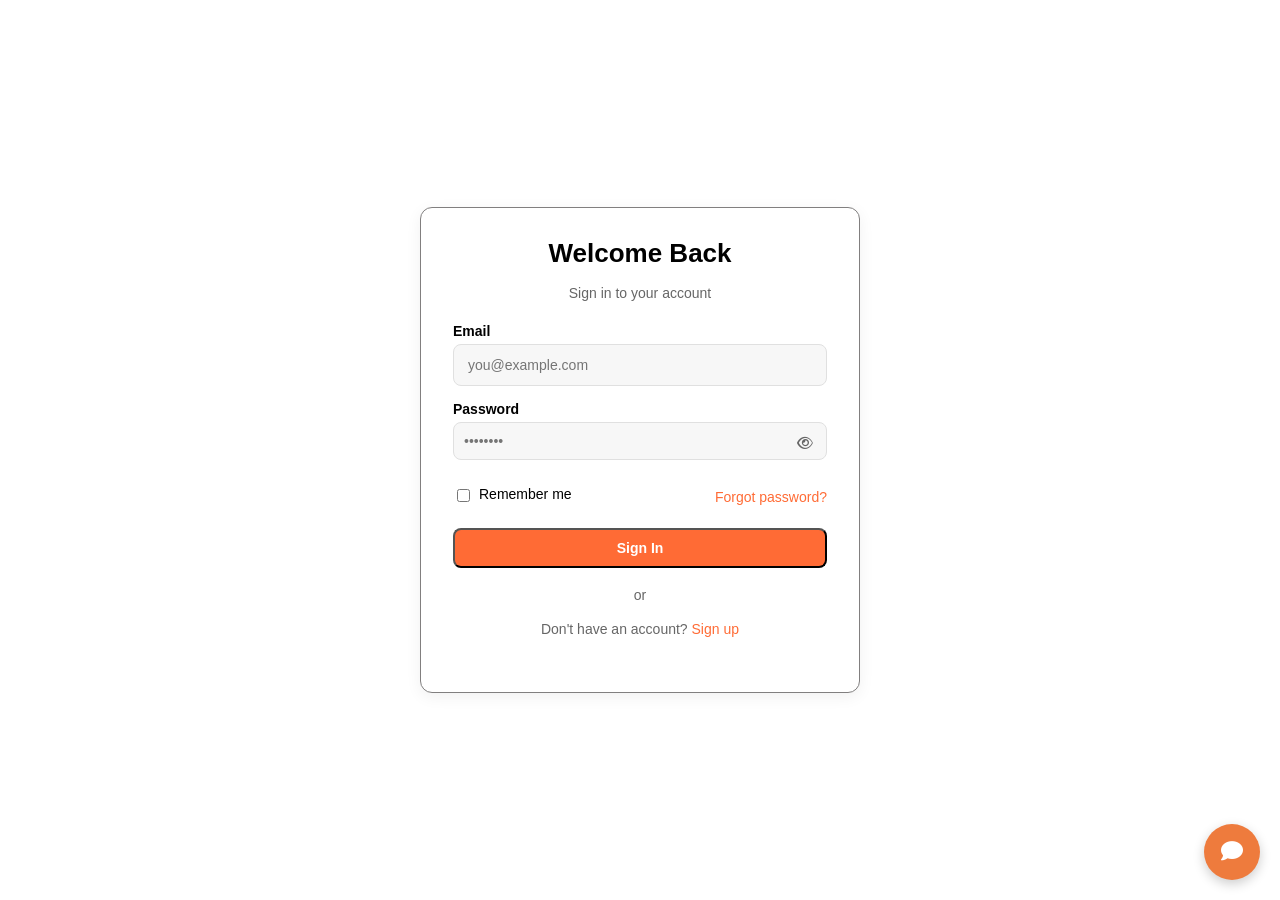
<file: html/cart.html>
<!DOCTYPE html>
<html lang="en">
<head>
    <meta charset="UTF-8">
    <meta name="viewport" content="width=device-width, initial-scale=1.0">
    <link rel="stylesheet" href="../css/reset.css">
    <link rel="stylesheet" href="../css/style.css">
    <link rel="stylesheet" href="https://cdnjs.cloudflare.com/ajax/libs/font-awesome/6.5.1/css/all.min.css" />
    <link rel="stylesheet" href="../css/cart.css">
    <link rel="stylesheet" href="../css/chatbot.css">
    <title>Cart</title>
</head>
<body>
    <header class="header">
        <div class="header-container">
            <div class="header-left">
                <a href="../index.html" class="logo">Foodie</a>

                <nav class="nav" id="mainNav">
                    <button class="nav-close-btn" id="navCloseBtn" type="button" aria-label="Close menu">
                        <i class="fa-solid fa-xmark"></i>
                    </button>
                    <a href="../index.html">Home</a>
                    <a href="./menu.html">Menu</a>
                </nav>
            </div>

            <div class="header-right">
                <div class="header-actions">
                    <a href="./cart.html" class="cart-link">
                        <i class="fa-solid fa-cart-shopping"></i>
                        <span class="cart-badge" id="cartBadge" hidden></span>
                    </a>

                    <a href="./admin/products.html" class="admin-panel-link" id="adminPanelLink" hidden title="Admin Panel">
                        <i class="fa-solid fa-user-shield"></i>
                    </a>
                </div>

                <div class="auth-buttons" id="authButtons" hidden>
                    <a href="./login.html" class="btn-outline">Login</a>
                    <a href="./register.html" class="btn-primary">Sign Up</a>
                </div>

                <div class="user-menu" id="userMenu" hidden>
                    <button class="avatar-btn" id="avatarBtn" type="button">
                        <i class="fa-solid fa-user"></i>
                    </button>
                    <div class="user-dropdown" id="userDropdown" hidden>
                        <p class="dropdown-hello">Hello: <span id="userNameLabel"></span></p>
                        <a href="./profile.html">Profile</a>
                        <button id="logoutBtn" type="button">Logout</button>
                    </div>
                </div>

                <button class="burger-btn" id="burgerBtn" type="button" aria-label="Menu">
                    <i class="fa-solid fa-bars"></i>
                </button>
            </div>
        </div>
    </header>

    <div class="nav-backdrop" id="navBackdrop"></div>

    <main class="cart-page">
        <div class="cart-layout">
            <div class="cart-items">
                <h1>Shopping Cart</h1>
                <p class="results-count" id="cartItemCount">0 items</p>

                <div id="cartItemsList"></div>
            </div>

            <aside class="order-summary">
                <h2>Order Summary</h2>

                <div class="summary-row">
                    <span>Subtotal</span>
                    <span id="subtotalValue">$0.00</span>
                </div>
                <div class="summary-row">
                    <span>Tax (10%)</span>
                    <span id="taxValue">$0.00</span>
                </div>
                <div class="summary-row summary-total">
                    <span>Total</span>
                    <span id="totalValue">$0.00</span>
                </div>

                <button class="btn-checkout" id="checkoutBtn" type="button">Proceed to Checkout</button>
            </aside>
        </div>
    </main>

    <div class="modal-backdrop" id="removeModalBackdrop" hidden>
        <div class="modal">
            <h3>Remove item?</h3>
            <p>Are you sure you want to remove this item from your cart?</p>
            <div class="modal-actions">
                <button class="btn-cancel" id="removeCancelBtn" type="button">Cancel</button>
                <button class="btn-danger" id="removeConfirmBtn" type="button">Remove</button>
            </div>
        </div>
    </div>

    <footer class="footer">
        <div class="footer-container">
            <div class="footer-brand">
                <p class="footer-logo">Foodie</p>
                <p>Delicious food delivered to your door</p>
                <div class="footer-socials">
                    <a href="#"><i class="fa-brands fa-facebook-f"></i></a>
                    <a href="#"><i class="fa-brands fa-instagram"></i></a>
                    <a href="#"><i class="fa-brands fa-twitter"></i></a>
                </div>
            </div>

            <div class="footer-col">
                <h3>Contact</h3>
                <p>123 Food Street</p>
                <p>City, State 12345</p>
                <p>Phone: (555) 123-4567</p>
                <p>Mon-Sun: 10AM - 10PM</p>
            </div>

            <div class="footer-col">
                <h3>Quick Links</h3>
                <a href="./menu.html">Menu</a>
                <a href="#">About</a>
                <a href="#">Contact</a>
                <a href="#">Terms of Service</a>
                <a href="#">Privacy Policy</a>
            </div>

            <div class="footer-col">
                <h3>Newsletter</h3>
                <p>Subscribe to get special offers</p>
                <form class="newsletter-form">
                    <input type="email" placeholder="Your email">
                    <button type="submit" class="btn-primary">Subscribe</button>
                </form>
            </div>
        </div>
    </footer>

    <script src="../js/config.js"></script>
    <script src="../js/scipt.js"></script>
    <script src="../js/cart.js"></script>
    <script src="../js/chatbot.js"></script>
</body>
</html>
</file>
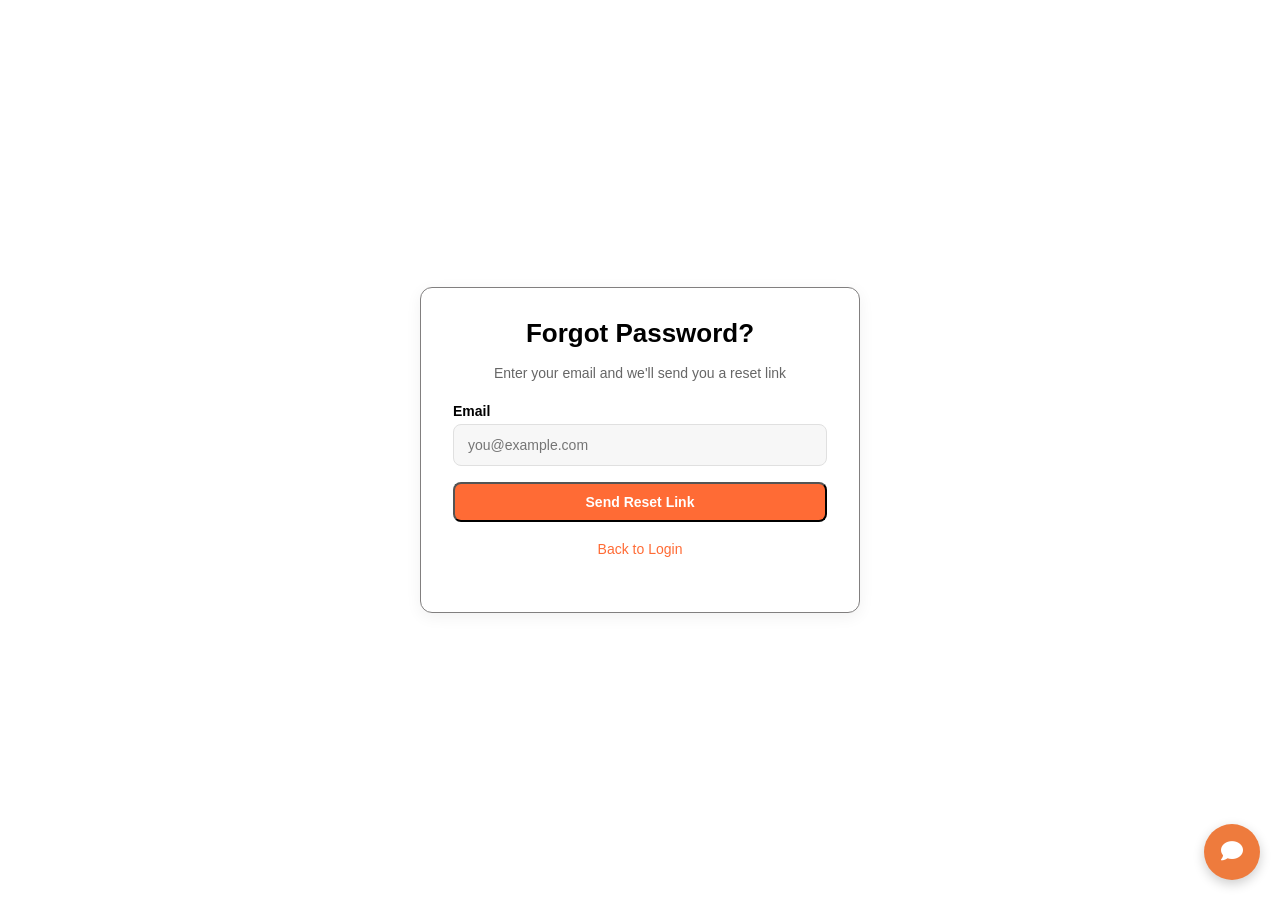
<file: html/forgot-password.html>
<!DOCTYPE html>
<html lang="en">
<head>
    <meta charset="UTF-8">
    <meta name="viewport" content="width=device-width, initial-scale=1.0">
    <link rel="stylesheet" href="../css/reset.css">
    <link rel="stylesheet" href="../css/style.css">
    <link rel="stylesheet" href="https://cdnjs.cloudflare.com/ajax/libs/font-awesome/6.5.1/css/all.min.css" />
    <link rel="stylesheet" href="../css/login.css">
    <link rel="stylesheet" href="../css/chatbot.css">
    <title>Forgot Password</title>
</head>
<body>
    <div class="auth-page">
        <div class="auth-card">
            <h1>Forgot Password?</h1>
            <p class="auth-subtitle">Enter your email and we'll send you a reset link</p>

            <form id="forgotForm">
                <label for="email">Email</label>
                <input type="email" id="email" placeholder="you@example.com" required>

                <button type="submit" class="btn-primary">Send Reset Link</button>
            </form>

            <p class="auth-switch"><a href="./login.html">Back to Login</a></p>
        </div>
    </div>

    <script src="../js/config.js"></script>
    <script src="../js/forgot-password.js"></script>
    <script src="../js/chatbot.js"></script>
</body>
</html>
</file>
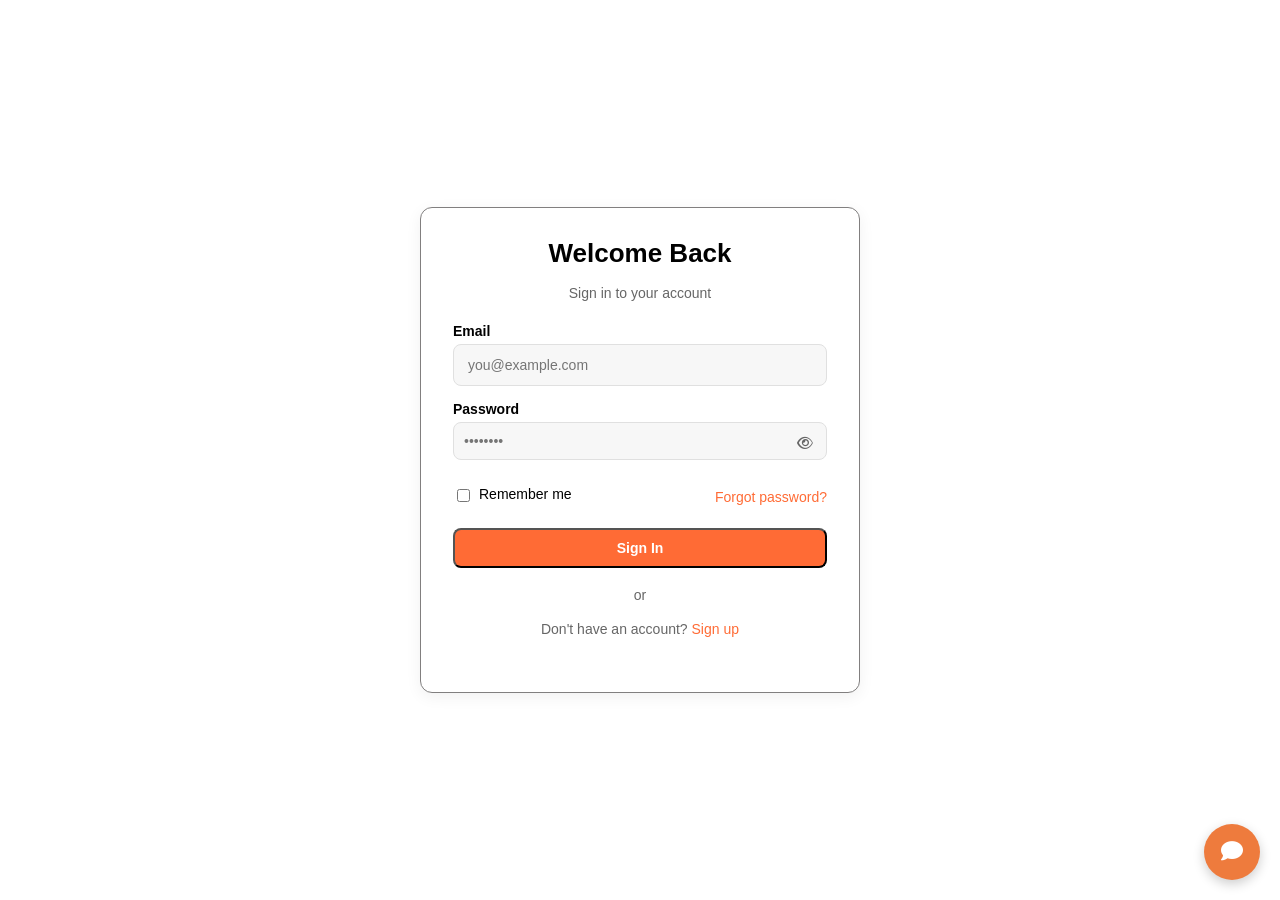
<file: html/login.html>
<!DOCTYPE html>
<html lang="en">
<head>
    <meta charset="UTF-8">
    <meta name="viewport" content="width=device-width, initial-scale=1.0">
    <link rel="stylesheet" href="../css/reset.css">
    <link rel="stylesheet" href="../css/style.css">
    <link rel="stylesheet" href="https://cdnjs.cloudflare.com/ajax/libs/font-awesome/6.5.1/css/all.min.css" />
    <link rel="stylesheet" href="../css/login.css">
    <link rel="stylesheet" href="../css/chatbot.css">
    <title>Log in</title>
</head>
<body>
    <div class="auth-page">
        <div class="auth-card">
            <h1>Welcome Back</h1>
            <p class="auth-subtitle">Sign in to your account</p>
    
            <form id="loginForm">
                <label for="email">Email</label>
                <input type="email" id="email" placeholder="you@example.com" required>
    
                <label for="password">Password</label>
                <div class="password-field">
                <input type="password" id="password" placeholder="••••••••" required>
                <i class="fa-regular fa-eye" id="togglePassword"></i>
                </div>
    
                <div class="auth-row">
                    <label class="remember-me">
                        <input type="checkbox" id="rememberMe">
                        Remember me
                    </label>
                    <a href="./forgot-password.html">Forgot password?</a>
                </div>
    
                <button type="submit" class="btn-primary">Sign In</button>
            </form>
            <p class="top-p">or</p>
            <p class="auth-switch">Don't have an account? <a href="./register.html">Sign up</a></p>
        </div>
    </div>
    

<script src="../js/login.js"></script>
<script src="../js/config.js"></script>
<script src="../js/chatbot.js"></script>
</body>
</html>
</file>
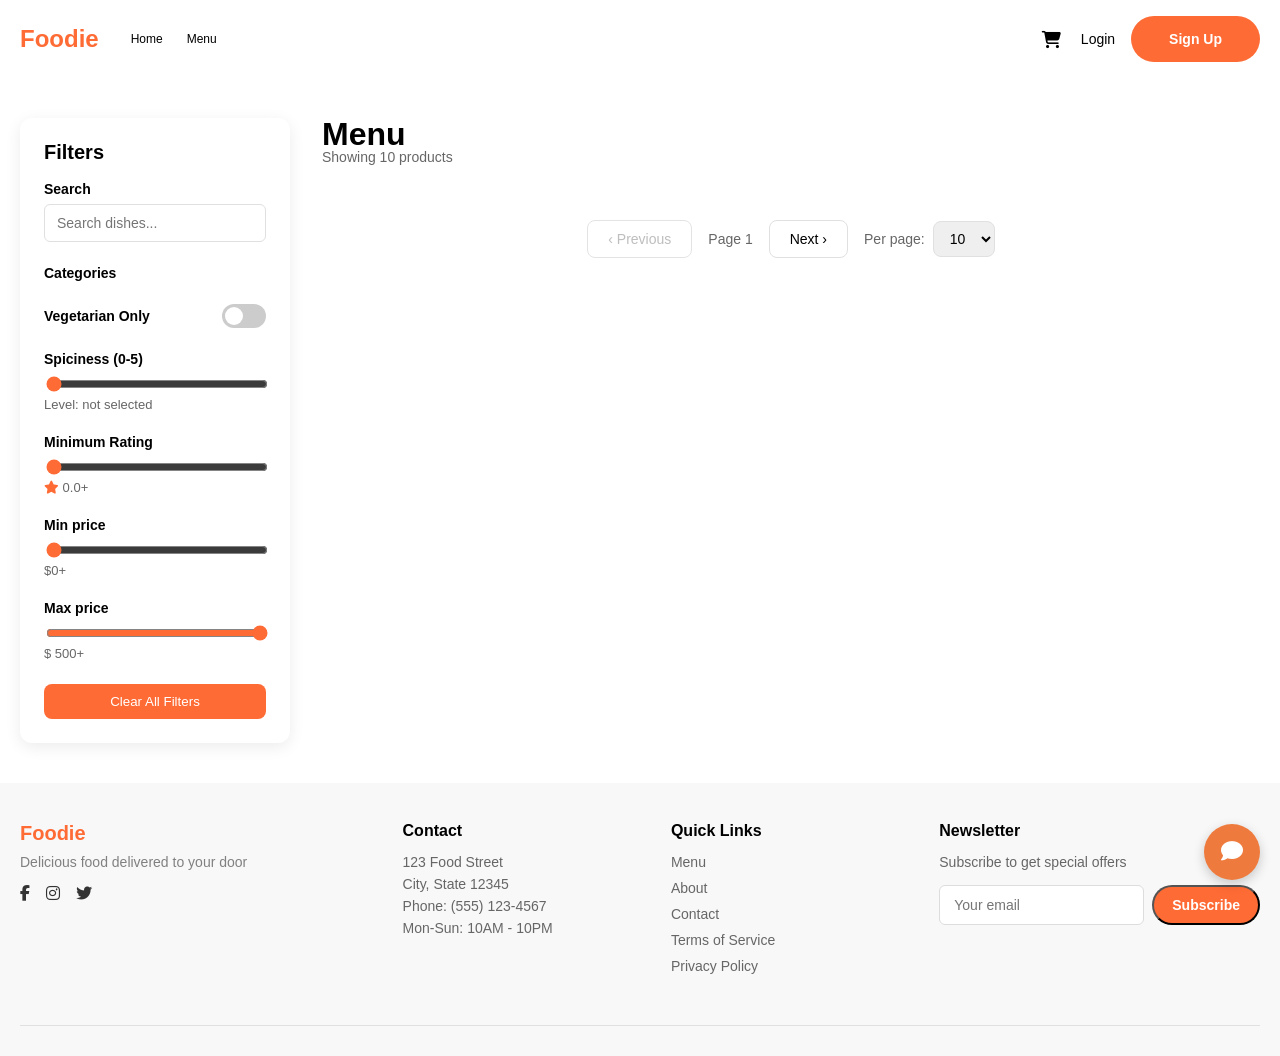
<file: html/menu.html>
<!DOCTYPE html>
<html lang="en">
<head>
    <meta charset="UTF-8">
    <meta name="viewport" content="width=device-width, initial-scale=1.0">
    <link rel="stylesheet" href="../css/reset.css">
    <link rel="stylesheet" href="../css/style.css">
    <link rel="stylesheet" href="https://cdnjs.cloudflare.com/ajax/libs/font-awesome/6.5.1/css/all.min.css" />
    <link rel="stylesheet" href="../css/menu.css">
    <link rel="stylesheet" href="../css/chatbot.css">
    <title>Menu</title>
</head>
<body>
    <header class="header">
        <div class="header-container">
            <div class="header-left">
                <a href="../index.html" class="logo">Foodie</a>

                <nav class="nav" id="mainNav">
                    <button class="nav-close-btn" id="navCloseBtn" type="button" aria-label="Close menu">
                        <i class="fa-solid fa-xmark"></i>
                    </button>
                    <a href="../index.html">Home</a>
                    <a href="./menu.html">Menu</a>
                </nav>
            </div>

            <div class="header-right">
                <div class="header-actions">
                    <a href="./cart.html" class="cart-link">
                        <i class="fa-solid fa-cart-shopping"></i>
                        <span class="cart-badge" id="cartBadge" hidden></span>
                    </a>

                    <a href="./admin/products.html" class="admin-panel-link" id="adminPanelLink" hidden title="Admin Panel">
                        <i class="fa-solid fa-user-shield"></i>
                    </a>
                </div>

                <div class="auth-buttons" id="authButtons" hidden>
                    <a href="./login.html" class="btn-outline">Login</a>
                    <a href="./register.html" class="btn-primary">Sign Up</a>
                </div>

                <div class="user-menu" id="userMenu" hidden>
                    <button class="avatar-btn" id="avatarBtn" type="button">
                        <i class="fa-solid fa-user"></i>
                    </button>
                    <div class="user-dropdown" id="userDropdown" hidden>
                        <p class="dropdown-hello">Hello: <span id="userNameLabel"></span></p>
                        <a href="./profile.html">Profile</a>
                        <button id="logoutBtn" type="button">Logout</button>
                    </div>
                </div>

                <button class="burger-btn" id="burgerBtn" type="button" aria-label="Menu">
                    <i class="fa-solid fa-bars"></i>
                </button>
            </div>
        </div>
    </header>

    <div class="nav-backdrop" id="navBackdrop"></div>

    <main class="menu-page">
        <div class="menu-layout">
            <aside class="filters-sidebar" id="filtersSidebar">
                <div class="filters-sidebar-header">
                    <h2>Filters</h2>
                    <button class="filters-close-btn" id="filtersCloseBtn" type="button" aria-label="Close filters">
                        <i class="fa-solid fa-xmark"></i>
                    </button>
                </div>

                <div class="filter-group">
                    <label for="searchInput">Search</label>
                    <input type="text" id="searchInput" placeholder="Search dishes...">
                </div>

                <div class="filter-group">
                    <label>Categories</label>
                    <div class="category-list"></div>
                </div>

                <div class="filter-group toggle-row">
                    <label for="vegOnly">Vegetarian Only</label>
                    <label class="switch">
                        <input type="checkbox" id="vegOnly">
                        <span class="slider-toggle"></span>
                    </label>
                </div>

                <div class="filter-group">
                    <label for="spicinessRange">Spiciness (0-5)</label>
                    <input type="range" id="spicinessRange" min="0" max="5" step="1">
                    <p class="range-value" id="spicinessValue">Level: not selected</p>
                </div>

                <div class="filter-group">
                    <label for="ratingRange">Minimum Rating</label>
                    <input type="range" id="ratingRange" min="0" max="5" step="0.5">
                    <p class="range-value" id="ratingValue"><i class="fa-solid fa-star"></i> 0.0+</p>
                </div>

                <div class="filter-group">
                    <label for="minPriceRange">Min price</label>
                    <input type="range" id="minPriceRange" min="0" max="100" step="2">
                    <p class="range-value" id="minPriceValue">$0+</p>


                </div>

                <div class="filter-group">
                    <label for="maxPriceRange">Max price</label>
                    <input type="range" id="maxPriceRange" min="0" max="500" step="2">
                    <p class="range-value" id="maxPriceValue">$ 500+</p>
                </div>

                <button class="btn-outline clear-filters" id="clearFiltersBtn" type="button">Clear All Filters</button>
            </aside>

            <div class="filters-backdrop" id="filtersBackdrop"></div>

            <div class="menu-content">
                <div class="menu-title-row">
                    <h1>Menu</h1>
                    <button class="filter-toggle-btn" id="filterToggleBtn" type="button" aria-label="Open filters">
                        <i class="fa-solid fa-filter"></i>
                    </button>
                </div>
                <p class="results-count" id="resultsCount">Showing 10 products</p>

                <div class="dish-grid" id="menuGrid"></div>

                <div class="pagination" id="pagination">
                    <button class="pagination-btn" id="prevPageBtn" type="button" disabled>‹ Previous</button>
                    <span class="pagination-page-label" id="pageLabel">Page 1</span>
                    <button class="pagination-btn" id="nextPageBtn" type="button">Next ›</button>

                    <label class="page-size-label">
                        Per page:
                        <select id="pageSizeSelect">
                            <option value="5">5</option>
                            <option value="8">8</option>
                            <option value="10" selected>10</option>
                            <option value="20">20</option>
                            <option value="30">30</option>
                        </select>
                    </label>
                </div>
            </div>
        </div>
    </main>

    <footer class="footer">
        <div class="footer-container">
            <div class="footer-brand">
                <p class="footer-logo">Foodie</p>
                <p>Delicious food delivered to your door</p>
                <div class="footer-socials">
                    <a href="#"><i class="fa-brands fa-facebook-f"></i></a>
                    <a href="#"><i class="fa-brands fa-instagram"></i></a>
                    <a href="#"><i class="fa-brands fa-twitter"></i></a>
                </div>
            </div>

            <div class="footer-col">
                <h3>Contact</h3>
                <p>123 Food Street</p>
                <p>City, State 12345</p>
                <p>Phone: (555) 123-4567</p>
                <p>Mon-Sun: 10AM - 10PM</p>
            </div>

            <div class="footer-col">
                <h3>Quick Links</h3>
                <a href="./menu.html">Menu</a>
                <a href="#">About</a>
                <a href="#">Contact</a>
                <a href="#">Terms of Service</a>
                <a href="#">Privacy Policy</a>
            </div>

            <div class="footer-col">
                <h3>Newsletter</h3>
                <p>Subscribe to get special offers</p>
                <form class="newsletter-form">
                    <input type="email" placeholder="Your email">
                    <button type="submit" class="btn-primary">Subscribe</button>
                </form>
            </div>
        </div>
    </footer>

    <script src="../js/config.js"></script>
    <script src="../js/scipt.js"></script>
    <script src="../js/menu.js"></script>
    <script src="../js/chatbot.js"></script>
</body>
</html>
</file>
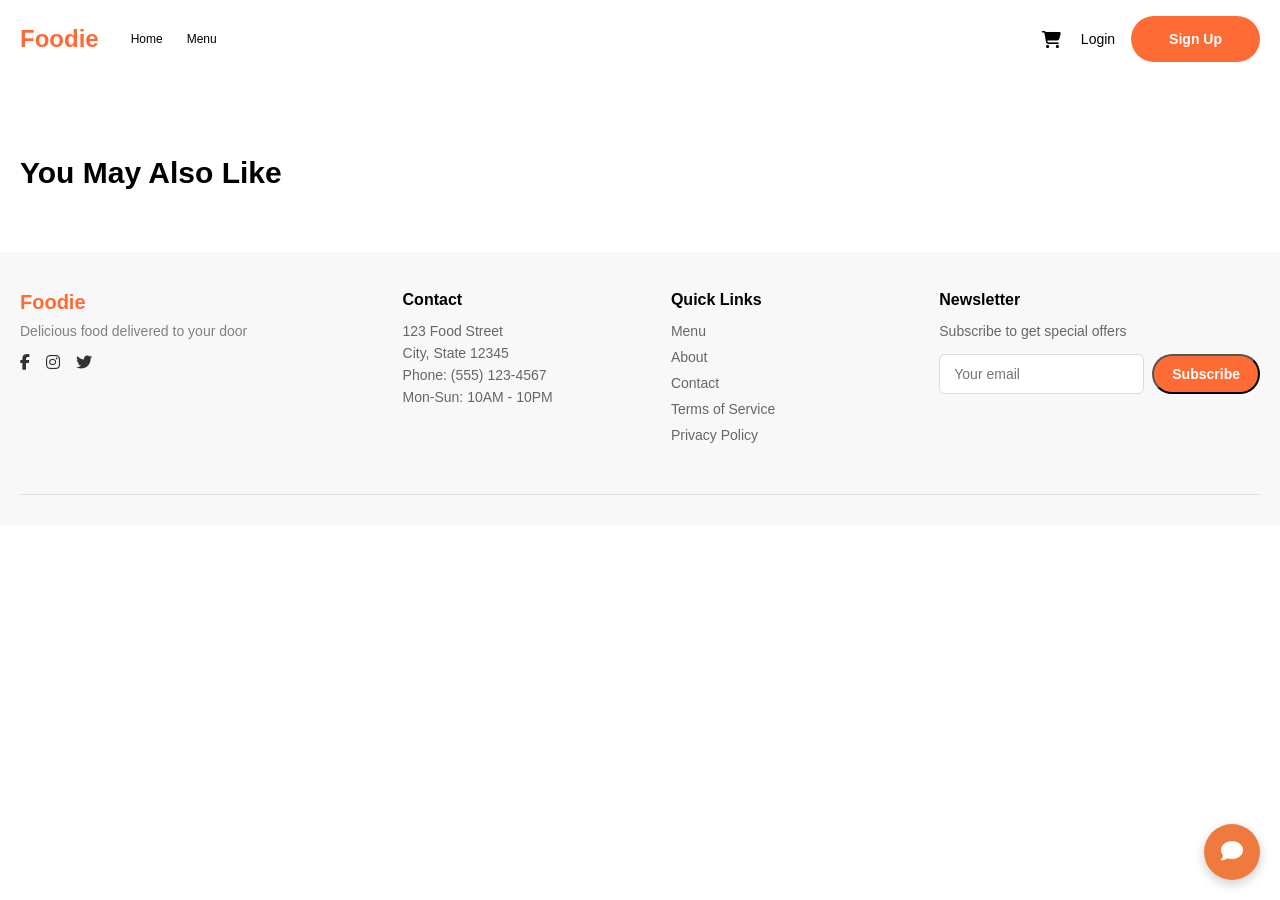
<file: html/product.html>
<!DOCTYPE html>
<html lang="en">
<head>
    <meta charset="UTF-8">
    <meta name="viewport" content="width=device-width, initial-scale=1.0">
    <link rel="stylesheet" href="../css/reset.css">
    <link rel="stylesheet" href="../css/style.css">
    <link rel="stylesheet" href="https://cdnjs.cloudflare.com/ajax/libs/font-awesome/6.5.1/css/all.min.css" />
    <link rel="stylesheet" href="../css/product.css">
    <link rel="stylesheet" href="../css/chatbot.css">
    <title>Product</title>
</head>
<body>
    <header class="header">
        <div class="header-container">
            <div class="header-left">
                <a href="../index.html" class="logo">Foodie</a>

                <nav class="nav" id="mainNav">
                    <button class="nav-close-btn" id="navCloseBtn" type="button" aria-label="Close menu">
                        <i class="fa-solid fa-xmark"></i>
                    </button>
                    <a href="../index.html">Home</a>
                    <a href="./menu.html">Menu</a>
                </nav>
            </div>

            <div class="header-right">
                <div class="header-actions">
                    <a href="./cart.html" class="cart-link">
                        <i class="fa-solid fa-cart-shopping"></i>
                        <span class="cart-badge" id="cartBadge" hidden></span>
                    </a>

                    <a href="./admin/products.html" class="admin-panel-link" id="adminPanelLink" hidden title="Admin Panel">
                        <i class="fa-solid fa-user-shield"></i>
                    </a>
                </div>

                <div class="auth-buttons" id="authButtons" hidden>
                    <a href="./login.html" class="btn-outline">Login</a>
                    <a href="./register.html" class="btn-primary">Sign Up</a>
                </div>

                <div class="user-menu" id="userMenu" hidden>
                    <button class="avatar-btn" id="avatarBtn" type="button">
                        <i class="fa-solid fa-user"></i>
                    </button>
                    <div class="user-dropdown" id="userDropdown" hidden>
                        <p class="dropdown-hello">Hello: <span id="userNameLabel"></span></p>
                        <a href="./profile.html">Profile</a>
                        <button id="logoutBtn" type="button">Logout</button>
                    </div>
                </div>

                <button class="burger-btn" id="burgerBtn" type="button" aria-label="Menu">
                    <i class="fa-solid fa-bars"></i>
                </button>
            </div>
        </div>
    </header>

    <div class="nav-backdrop" id="navBackdrop"></div>

    <main class="product-page">
        <div id="productDetail"></div>

        <section class="related-products">
            <h2>You May Also Like</h2>
            <div class="related-grid" id="relatedGrid"></div>
        </section>
    </main>

    <footer class="footer">
        <div class="footer-container">
            <div class="footer-brand">
                <p class="footer-logo">Foodie</p>
                <p>Delicious food delivered to your door</p>
                <div class="footer-socials">
                    <a href="#"><i class="fa-brands fa-facebook-f"></i></a>
                    <a href="#"><i class="fa-brands fa-instagram"></i></a>
                    <a href="#"><i class="fa-brands fa-twitter"></i></a>
                </div>
            </div>

            <div class="footer-col">
                <h3>Contact</h3>
                <p>123 Food Street</p>
                <p>City, State 12345</p>
                <p>Phone: (555) 123-4567</p>
                <p>Mon-Sun: 10AM - 10PM</p>
            </div>

            <div class="footer-col">
                <h3>Quick Links</h3>
                <a href="./menu.html">Menu</a>
                <a href="#">About</a>
                <a href="#">Contact</a>
                <a href="#">Terms of Service</a>
                <a href="#">Privacy Policy</a>
            </div>

            <div class="footer-col">
                <h3>Newsletter</h3>
                <p>Subscribe to get special offers</p>
                <form class="newsletter-form">
                    <input type="email" placeholder="Your email">
                    <button type="submit" class="btn-primary">Subscribe</button>
                </form>
            </div>
        </div>
    </footer>

    <script src="../js/config.js"></script>
    <script src="../js/scipt.js"></script>
    <script src="../js/product.js"></script>
    <script src="../js/chatbot.js"></script>
</body>
</html>
</file>
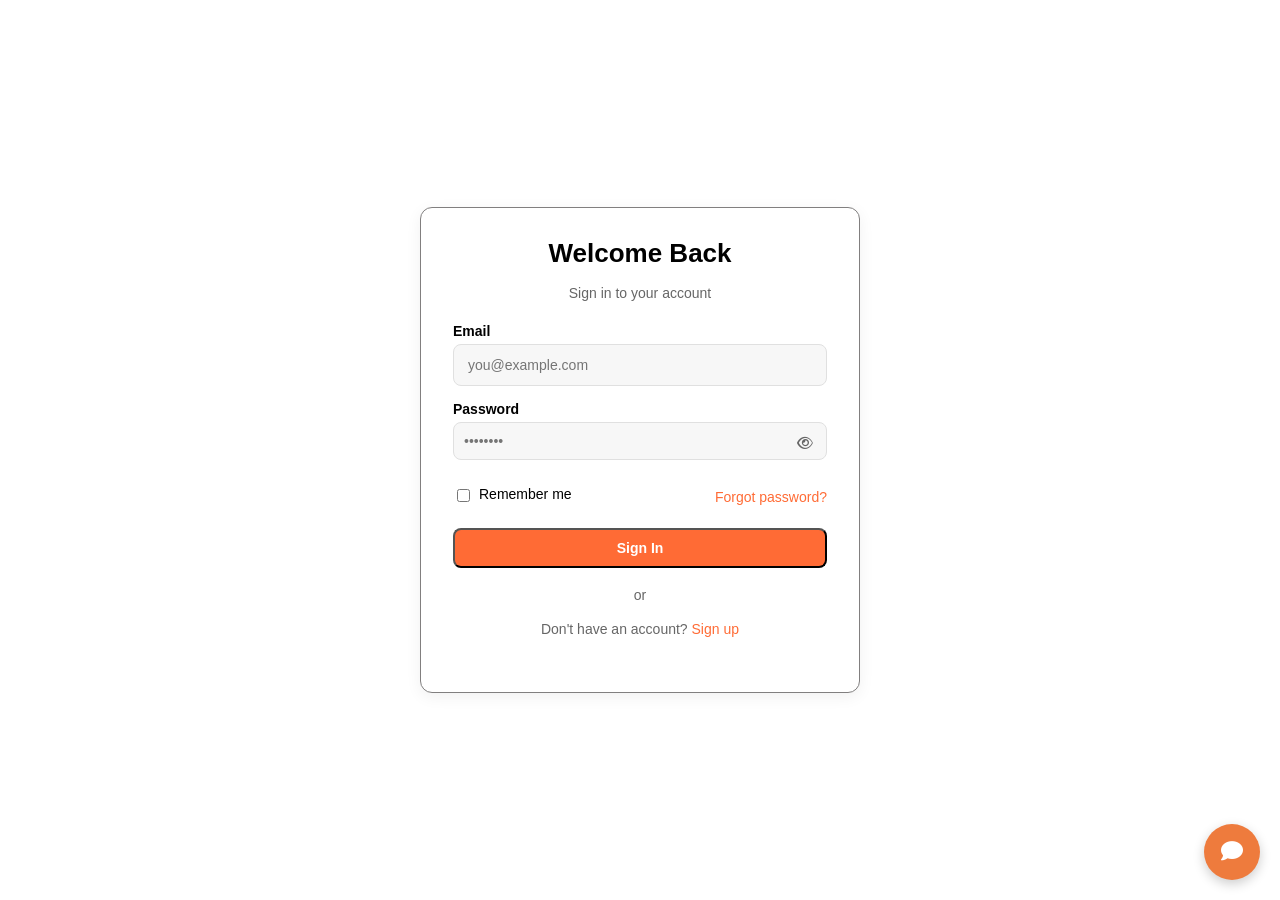
<file: html/profile.html>
<!DOCTYPE html>
<html lang="en">
<head>
    <meta charset="UTF-8">
    <meta name="viewport" content="width=device-width, initial-scale=1.0">
    <link rel="stylesheet" href="../css/reset.css">
    <link rel="stylesheet" href="../css/style.css">
    <link rel="stylesheet" href="https://cdnjs.cloudflare.com/ajax/libs/font-awesome/6.5.1/css/all.min.css" />
    <link rel="stylesheet" href="../css/profile.css">
    <link rel="stylesheet" href="../css/chatbot.css">
    <title>Profile</title>
</head>
<body>
    <header class="header">
        <div class="header-container">
            <div class="header-left">
                <a href="../index.html" class="logo">Foodie</a>

                <nav class="nav" id="mainNav">
                    <button class="nav-close-btn" id="navCloseBtn" type="button" aria-label="Close menu">
                        <i class="fa-solid fa-xmark"></i>
                    </button>
                    <a href="../index.html">Home</a>
                    <a href="./menu.html">Menu</a>
                </nav>
            </div>

            <div class="header-right">
                <div class="header-actions">
                    <a href="./cart.html" class="cart-link">
                        <i class="fa-solid fa-cart-shopping"></i>
                        <span class="cart-badge" id="cartBadge" hidden></span>
                    </a>

                    <a href="./admin/products.html" class="admin-panel-link" id="adminPanelLink" hidden title="Admin Panel">
                        <i class="fa-solid fa-user-shield"></i>
                    </a>
                </div>

                <div class="auth-buttons" id="authButtons" hidden>
                    <a href="./login.html" class="btn-outline">Login</a>
                    <a href="./register.html" class="btn-primary">Sign Up</a>
                </div>

                <div class="user-menu" id="userMenu" hidden>
                    <button class="avatar-btn" id="avatarBtn" type="button">
                        <i class="fa-solid fa-user"></i>
                    </button>
                    <div class="user-dropdown" id="userDropdown" hidden>
                        <p class="dropdown-hello">Hello: <span id="userNameLabel"></span></p>
                        <a href="./profile.html">Profile</a>
                        <button id="logoutBtn" type="button">Logout</button>
                    </div>
                </div>

                <button class="burger-btn" id="burgerBtn" type="button" aria-label="Menu">
                    <i class="fa-solid fa-bars"></i>
                </button>
            </div>
        </div>
    </header>

    <div class="nav-backdrop" id="navBackdrop"></div>

    <main class="profile-page">
        <h1>Profile Settings</h1>

        <div class="profile-tabs">
            <button class="tab-btn active" data-tab="personal" type="button">Personal Info</button>
            <button class="tab-btn" data-tab="password" type="button">Change Password</button>
            <button class="tab-btn" data-tab="account" type="button">Account Settings</button>
        </div>

        <div class="tab-content" id="personal-tab">
            <h2>Personal Information</h2>
            <p class="tab-subtitle">Update your personal details</p>

            <div class="profile-picture" id="profilePicture">
                <i class="fa-solid fa-user"></i>
            </div>

            <form id="personalForm">
                <label for="picture">Picture</label>
                <input type="text" id="picture">

                <div class="name-row">
                    <div>
                        <label for="firstName">First Name</label>
                        <input type="text" id="firstName">
                    </div>
                    <div>
                        <label for="lastName">Last Name</label>
                        <input type="text" id="lastName">
                    </div>
                </div>

                <label for="email">Email</label>
                <input type="email" id="email" disabled>

                <label for="phoneNumber">Phone Number</label>
                <input type="text" id="phoneNumber">

                <label for="address">Address</label>
                <textarea id="address"></textarea>

                <label for="age">Age</label>
                <input type="number" id="age">

                <button type="submit" class="btn-primary">Save Changes</button>
            </form>
        </div>

        <div class="tab-content" id="password-tab" hidden>
            <h2>Change Password</h2>
            <p class="tab-subtitle">Update your password</p>

            <form id="passwordForm">
                <label for="currentPassword">Current Password</label>
                <div class="password-field">
                    <input type="password" id="currentPassword">
                    <i class="fa-regular fa-eye" id="toggleCurrentPassword"></i>
                </div>

                <label for="newPassword">New Password</label>
                <div class="password-field">
                    <input type="password" id="newPassword">
                    <i class="fa-regular fa-eye" id="toggleNewPassword"></i>
                </div>

                <label for="confirmNewPassword">Confirm New Password</label>
                <input type="password" id="confirmNewPassword">

                <ul class="password-hints">
                    <li>At least 8 characters</li>
                    <li>Uppercase and lowercase letters</li>
                    <li>At least one number</li>
                </ul>

                <button type="submit" class="btn-primary">Update Password</button>
            </form>
        </div>

        <div class="tab-content" id="account-tab" hidden>
            <h2>Account Settings</h2>
            <p class="tab-subtitle">Manage your account</p>

            <div class="danger-zone">
                <h3>Danger Zone</h3>
                <p>Once you delete your account, there is no going back. Please be certain.</p>
                <button id="deleteAccountBtn" class="btn-danger" type="button">Delete My Account</button>
            </div>
        </div>

        <div class="modal-overlay" id="deleteModal" hidden>
            <div class="modal-box">
                <h3>Are you absolutely sure?</h3>
                <p>This action cannot be undone. This will permanently delete your account and remove your data from our servers.</p>
                <div class="modal-actions">
                    <button id="cancelDeleteBtn" class="btn-outline" type="button">Cancel</button>
                    <button id="confirmDeleteBtn" class="btn-danger" type="button">Delete Account</button>
                </div>
            </div>
        </div>
    </main>

    <footer class="footer">
        <div class="footer-container">
            <div class="footer-brand">
                <p class="footer-logo">Foodie</p>
                <p>Delicious food delivered to your door</p>
                <div class="footer-socials">
                    <a href="#"><i class="fa-brands fa-facebook-f"></i></a>
                    <a href="#"><i class="fa-brands fa-instagram"></i></a>
                    <a href="#"><i class="fa-brands fa-twitter"></i></a>
                </div>
            </div>

            <div class="footer-col">
                <h3>Contact</h3>
                <p>123 Food Street</p>
                <p>City, State 12345</p>
                <p>Phone: (555) 123-4567</p>
                <p>Mon-Sun: 10AM - 10PM</p>
            </div>

            <div class="footer-col">
                <h3>Quick Links</h3>
                <a href="./html/menu.html">Menu</a>
                <a href="#">About</a>
                <a href="#">Contact</a>
                <a href="#">Terms of Service</a>
                <a href="#">Privacy Policy</a>
            </div>

            <div class="footer-col">
                <h3>Newsletter</h3>
                <p>Subscribe to get special offers</p>
                <form class="newsletter-form">
                    <input type="email" placeholder="Your email">
                    <button type="submit" class="btn-primary">Subscribe</button>
                </form>
            </div>
        </div>
    </footer>


    <script src="../js/config.js"></script>
    <script src="../js/scipt.js"></script>
    <script src="../js/profile.js"></script>
    <script src="../js/chatbot.js"></script>
</body>
</html>
</file>
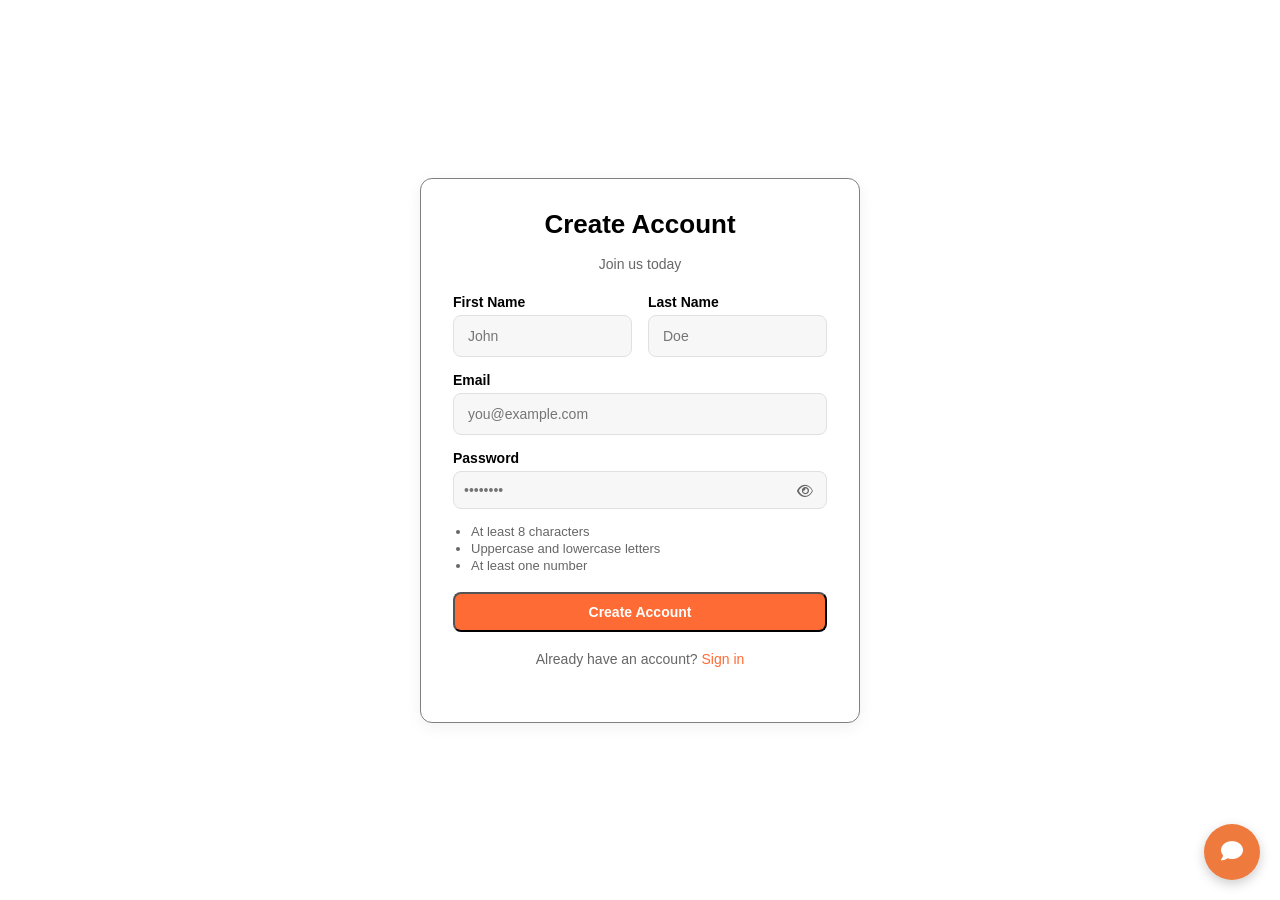
<file: html/register.html>
<!DOCTYPE html>
<html lang="en">
<head>
    <meta charset="UTF-8">
    <meta name="viewport" content="width=device-width, initial-scale=1.0">
    <link rel="stylesheet" href="../css/reset.css">
    <link rel="stylesheet" href="../css/style.css">
    <link rel="stylesheet" href="https://cdnjs.cloudflare.com/ajax/libs/font-awesome/6.5.1/css/all.min.css" />
    <link rel="stylesheet" href="../css/register.css">
    <link rel="stylesheet" href="../css/login.css">
    <link rel="stylesheet" href="../css/chatbot.css">
    <title>Sign up</title>
</head>
<body>
    <div class="auth-page">
        <div class="auth-card">
            <h1>Create Account</h1>
            <p class="auth-subtitle">Join us today</p>
    
            <form id="registerForm">
                <div class="name-row">
                    <div>
                        <label for="firstName">First Name</label>
                        <input type="text" id="firstName" placeholder="John" required>
                    </div>
                    <div>
                        <label for="lastName">Last Name</label>
                        <input type="text" id="lastName" placeholder="Doe" required>
                    </div>
                </div>
    
                <label for="email">Email</label>
                <input type="email" id="email" placeholder="you@example.com" required>
    
                <label for="password">Password</label>
                <div class="password-field">
                    <input type="password" id="password" placeholder="••••••••" required>
                    <i class="fa-regular fa-eye" id="togglePassword"></i>
                </div>
    
                <ul class="password-hints">
                    <li>At least 8 characters</li>
                    <li>Uppercase and lowercase letters</li>
                    <li>At least one number</li>
                </ul>
    
                <button type="submit" class="btn-primary">Create Account</button>
            </form>
    
            <p class="auth-switch">Already have an account? <a href="./login.html">Sign in</a></p>
        </div>
    </div>
    <script src="../js/config.js"></script>
    <script src="../js/register.js"></script>
    <script src="../js/chatbot.js"></script>
</body>
</html>
</file>
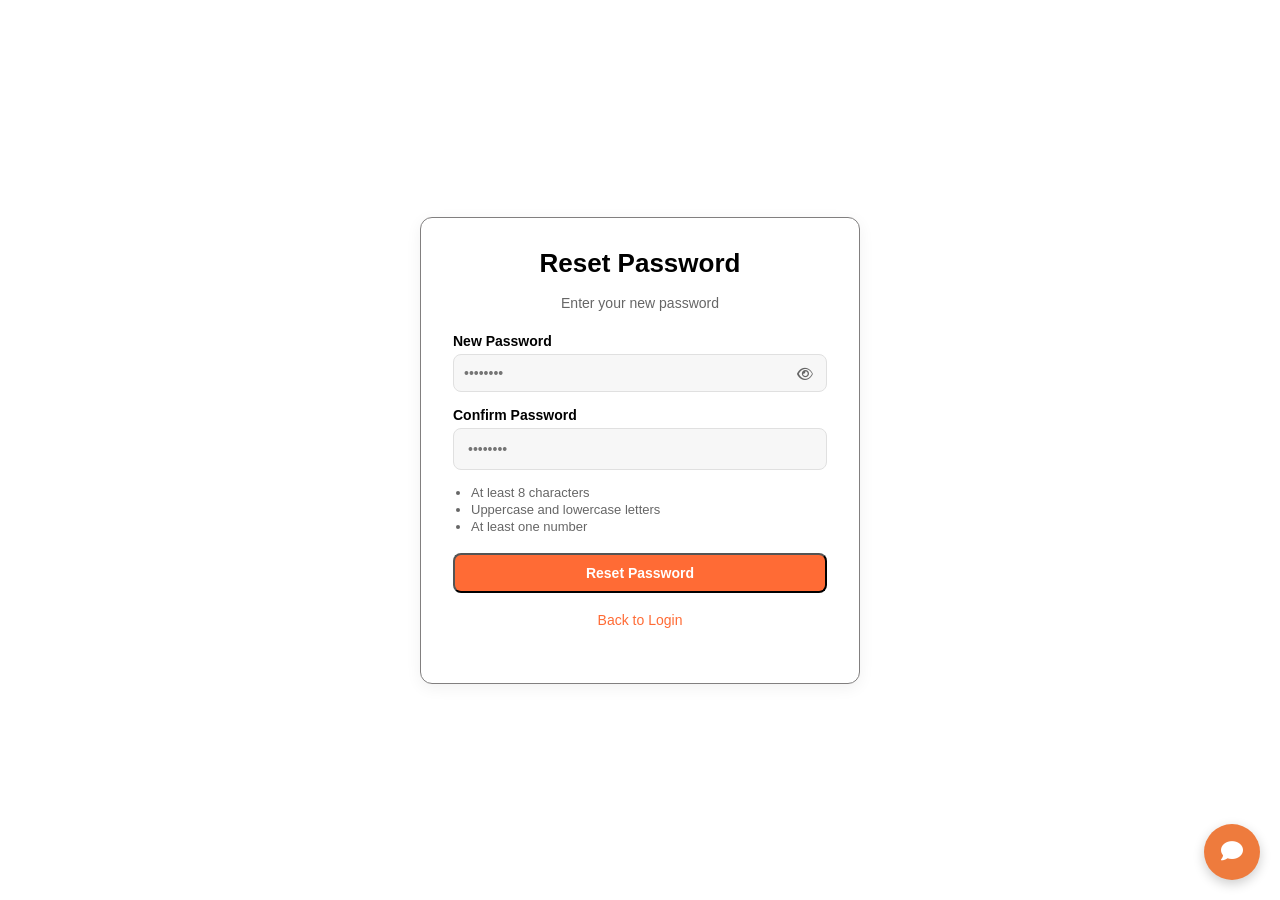
<file: html/reset-password.html>
<!DOCTYPE html>
<html lang="en">
<head>
    <meta charset="UTF-8">
    <meta name="viewport" content="width=device-width, initial-scale=1.0">
    <link rel="stylesheet" href="../css/reset.css">
    <link rel="stylesheet" href="../css/style.css">
    <link rel="stylesheet" href="https://cdnjs.cloudflare.com/ajax/libs/font-awesome/6.5.1/css/all.min.css" />
    <link rel="stylesheet" href="../css/login.css">
    <link rel="stylesheet" href="../css/chatbot.css">
    <title>Reset Password</title>
</head>
<body>
    <div class="auth-page">
        <div class="auth-card">
            <h1>Reset Password</h1>
            <p class="auth-subtitle">Enter your new password</p>

            <form id="resetForm">
                <label for="password">New Password</label>
                <div class="password-field">
                    <input type="password" id="password" placeholder="••••••••" required>
                    <i class="fa-regular fa-eye" id="togglePassword"></i>
                </div>

                <label for="confirmPassword">Confirm Password</label>
                <input type="password" id="confirmPassword" placeholder="••••••••" required>

                <ul class="password-hints">
                    <li>At least 8 characters</li>
                    <li>Uppercase and lowercase letters</li>
                    <li>At least one number</li>
                </ul>

                <button type="submit" class="btn-primary">Reset Password</button>
            </form>

            <p class="auth-switch"><a href="./login.html">Back to Login</a></p>
        </div>
    </div>

    <script src="../js/config.js"></script>
    <script src="../js/reset-password.js"></script>
    <script src="../js/chatbot.js"></script>
</body>
</html>
</file>
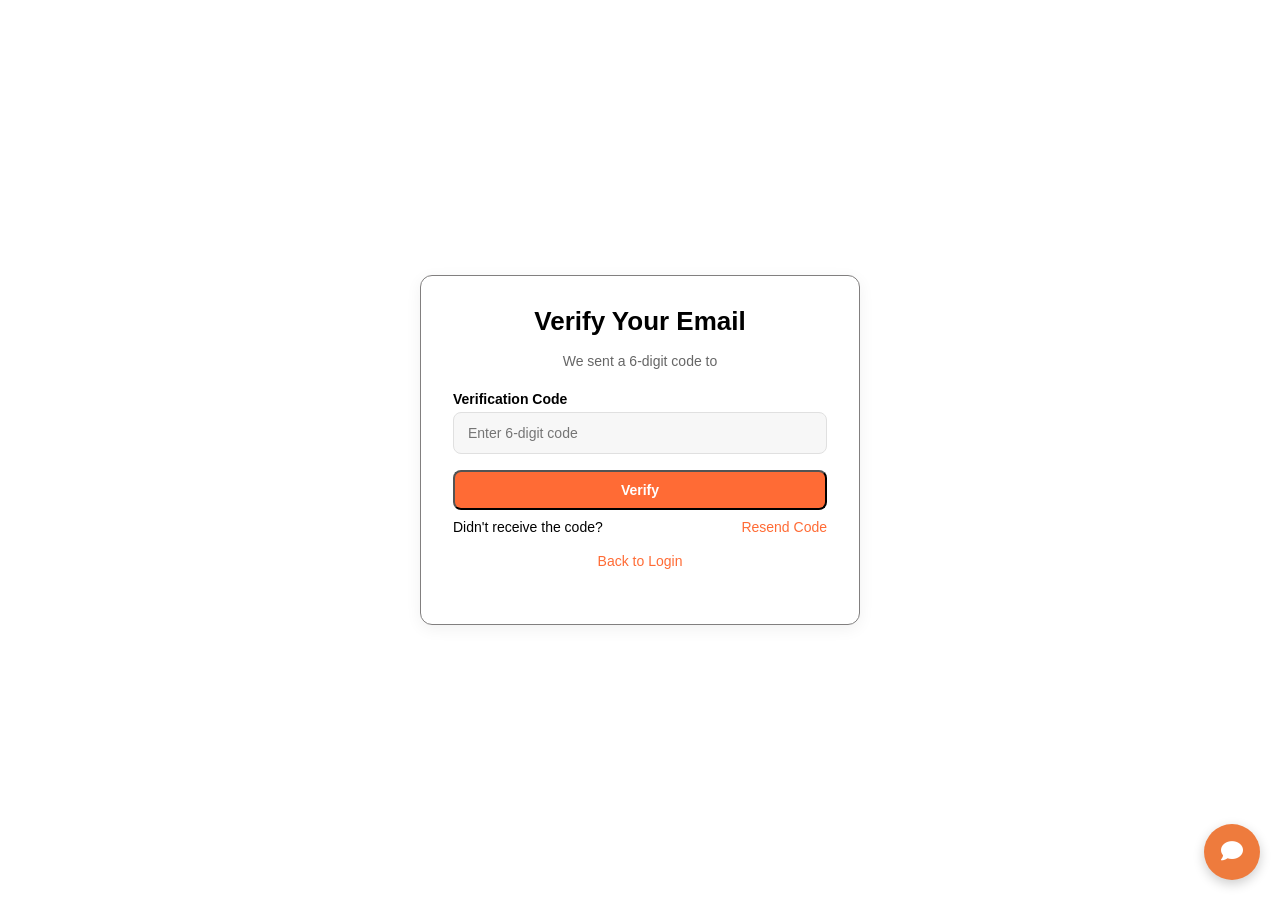
<file: html/verify-email.html>
<!DOCTYPE html>
<html lang="en">
<head>
    <meta charset="UTF-8">
    <meta name="viewport" content="width=device-width, initial-scale=1.0">
    <link rel="stylesheet" href="../css/reset.css">
    <link rel="stylesheet" href="../css/style.css">
    <link rel="stylesheet" href="https://cdnjs.cloudflare.com/ajax/libs/font-awesome/6.5.1/css/all.min.css" />
    <link rel="stylesheet" href="../css/login.css">
    <link rel="stylesheet" href="../css/chatbot.css">
    <title>Verify Email</title>
</head>
<body>
    <div class="auth-page">
        <div class="auth-card">
            <h1>Verify Your Email</h1>
            <p class="auth-subtitle">We sent a 6-digit code to <strong id="userEmail"></strong></p>

            <form id="verifyForm">
                <label for="code">Verification Code</label>
                <input type="text" id="code" placeholder="Enter 6-digit code" maxlength="6" required>

                <button type="submit" class="btn-primary">Verify</button>
            </form>

            <div class="auth-row">
                <span>Didn't receive the code?</span>
                <a href="#" id="resendCode">Resend Code</a>
            </div>

            <p class="auth-switch"><a href="./login.html">Back to Login</a></p>
        </div>
    </div>

    <script src="../js/config.js"></script>
    <script src="../js/verify.js"></script>
    <script src="../js/chatbot.js"></script>
</body>
</html>
</file>
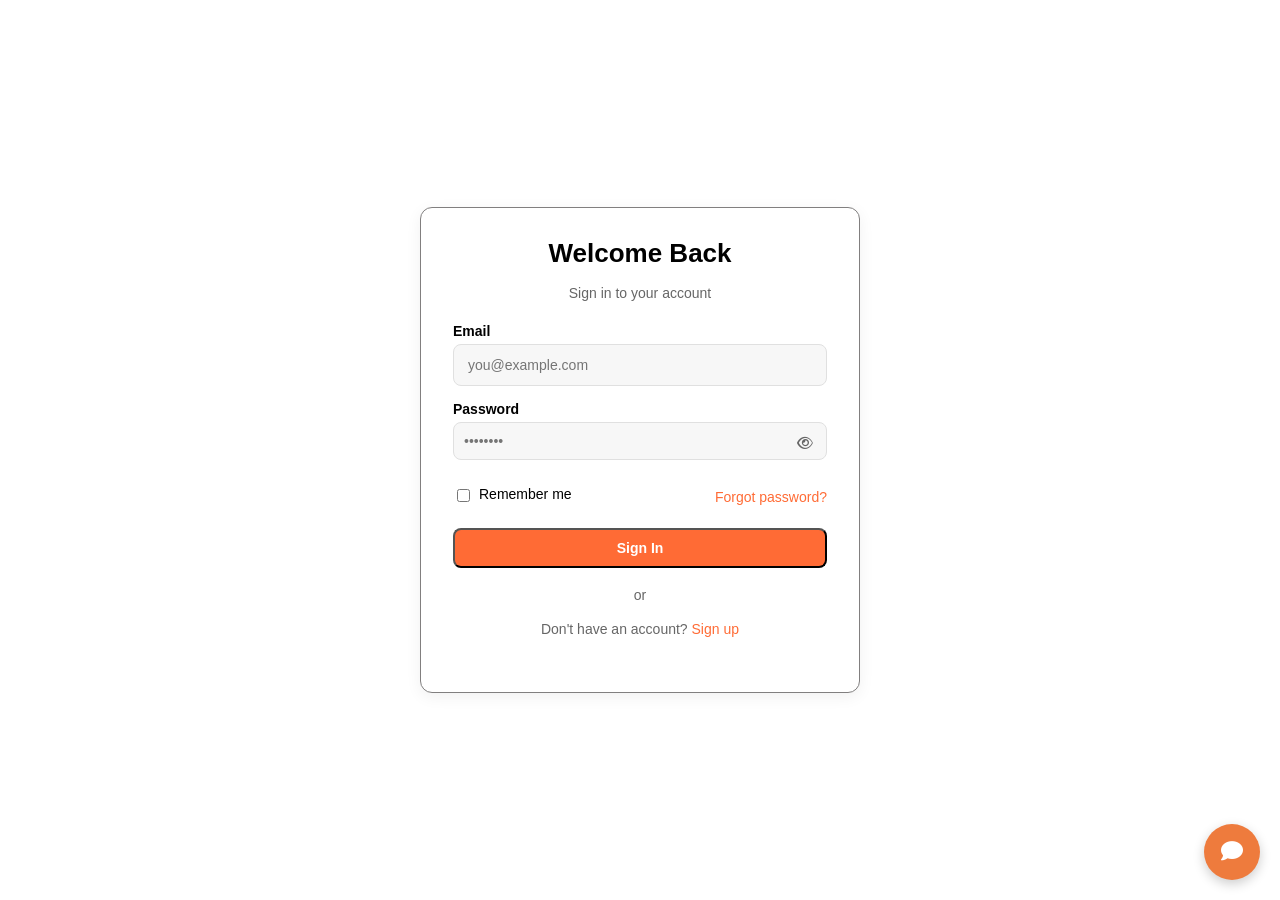
<file: html/admin/categories.html>
<!DOCTYPE html>
<html lang="en">
<head>
    <meta charset="UTF-8">
    <meta name="viewport" content="width=device-width, initial-scale=1.0">
    <link rel="stylesheet" href="../../css/reset.css">
    <link rel="stylesheet" href="../../css/style.css">
    <link rel="stylesheet" href="https://cdnjs.cloudflare.com/ajax/libs/font-awesome/6.5.1/css/all.min.css" />
    <link rel="stylesheet" href="../../css/admin.css">
    <title>Admin · Categories</title>
</head>
<body>
    <header class="admin-header">
        <div class="admin-header-container">
            <span class="admin-logo">Foodie Admin</span>

            <nav class="admin-nav">
                <a href="./products.html">Products</a>
                <a href="./categories.html" class="active">Categories</a>
            </nav>

            <div class="admin-header-actions">
                <a href="../../index.html">View Site</a>
                <button class="btn-outline" id="logoutBtn" type="button">Logout</button>
            </div>
        </div>
    </header>

    <main class="admin-page">
        <div class="admin-page-header">
            <h1>Categories</h1>
            <button class="btn-primary" id="addCategoryBtn" type="button">Add Category</button>
        </div>

        <div class="admin-table-wrap">
            <table class="admin-table">
                <thead>
                    <tr>
                        <th>Name</th>
                        <th></th>
                    </tr>
                </thead>
                <tbody id="categoriesTableBody"></tbody>
            </table>
        </div>
    </main>

    <div class="admin-panel-backdrop" id="categoryPanelBackdrop"></div>
    <aside class="admin-panel" id="categoryPanel">
        <div class="admin-panel-header">
            <h2 id="categoryPanelTitle">Add Category</h2>
            <button class="admin-panel-close-btn" id="categoryPanelCloseBtn" type="button" aria-label="Close">
                <i class="fa-solid fa-xmark"></i>
            </button>
        </div>

        <form class="admin-form" id="categoryForm">
            <input type="hidden" id="categoryId">

            <div>
                <label for="categoryName">Name</label>
                <input type="text" id="categoryName" required>
            </div>

            <div class="admin-form-actions">
                <button type="submit" class="btn-primary">Save</button>
                <button type="button" class="btn-outline" id="categoryPanelCancelBtn">Cancel</button>
            </div>
        </form>
    </aside>

    <script src="../../js/config.js"></script>
    <script src="../../js/admin-protect.js"></script>
    <script src="../../js/admin-categories.js"></script>
</body>
</html>
</file>
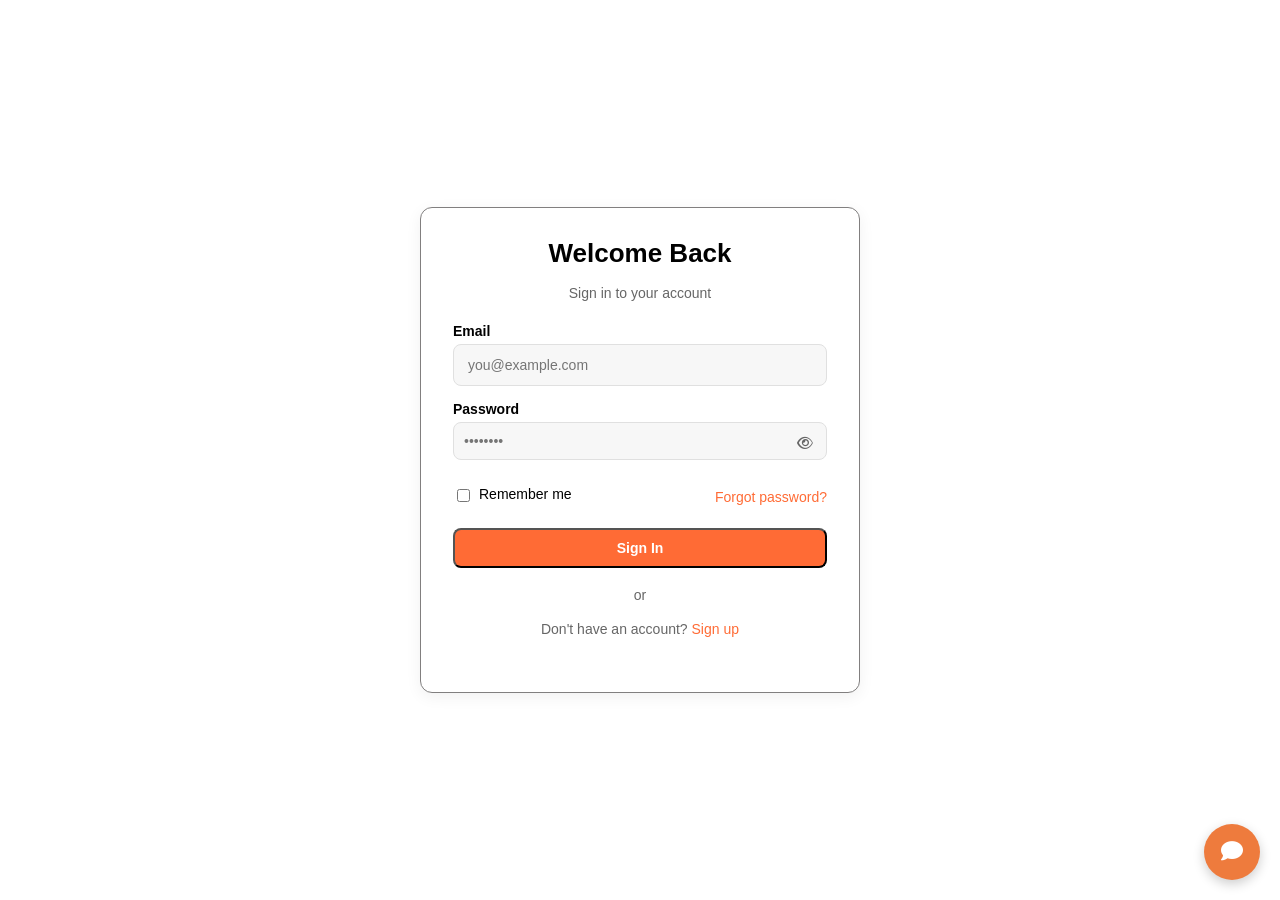
<file: html/admin/products.html>
<!DOCTYPE html>
<html lang="en">
<head>
    <meta charset="UTF-8">
    <meta name="viewport" content="width=device-width, initial-scale=1.0">
    <link rel="stylesheet" href="../../css/reset.css">
    <link rel="stylesheet" href="../../css/style.css">
    <link rel="stylesheet" href="https://cdnjs.cloudflare.com/ajax/libs/font-awesome/6.5.1/css/all.min.css" />
    <link rel="stylesheet" href="../../css/admin.css">
    <title>Admin · Products</title>
</head>
<body>
    <header class="admin-header">
        <div class="admin-header-container">
            <span class="admin-logo">Foodie Admin</span>

            <nav class="admin-nav">
                <a href="./products.html" class="active">Products</a>
                <a href="./categories.html">Categories</a>
            </nav>

            <div class="admin-header-actions">
                <a href="../../index.html">View Site</a>
                <button class="btn-outline" id="logoutBtn" type="button">Logout</button>
            </div>
        </div>
    </header>

    <main class="admin-page">
        <div class="admin-page-header">
            <h1>Products</h1>
            <button class="btn-primary" id="addProductBtn" type="button">Add Product</button>
        </div>

        <div class="admin-table-wrap">
            <table class="admin-table">
                <thead>
                    <tr>
                        <th>Image</th>
                        <th>Name</th>
                        <th>Price</th>
                        <th>Rating</th>
                        <th>Vegetarian</th>
                        <th></th>
                    </tr>
                </thead>
                <tbody id="productsTableBody"></tbody>
            </table>
        </div>

        <div class="pagination">
            <button class="pagination-btn" id="prevPageBtn" type="button" disabled>‹ Previous</button>
            <button class="pagination-btn" id="nextPageBtn" type="button">Next ›</button>
        </div>
    </main>

    <div class="admin-panel-backdrop" id="productPanelBackdrop"></div>
    <aside class="admin-panel" id="productPanel">
        <div class="admin-panel-header">
            <h2 id="productPanelTitle">Add Product</h2>
            <button class="admin-panel-close-btn" id="productPanelCloseBtn" type="button" aria-label="Close">
                <i class="fa-solid fa-xmark"></i>
            </button>
        </div>

        <form class="admin-form" id="productForm">
            <input type="hidden" id="productId">

            <div>
                <label for="productName">Name</label>
                <input type="text" id="productName" required>
            </div>

            <div>
                <label for="productDescription">Description</label>
                <textarea id="productDescription" required></textarea>
            </div>

            <div>
                <label for="productCategory">Category</label>
                <select id="productCategory" required></select>
            </div>

            <div>
                <label for="productPrice">Price</label>
                <input type="number" id="productPrice" min="0" step="0.01" required>
            </div>

            <div>
                <label for="productSpiciness">Spiciness (0-5)</label>
                <input type="number" id="productSpiciness" min="0" max="5" step="1" required>
            </div>

            <div class="checkbox-row">
                <input type="checkbox" id="productVegetarian">
                <label for="productVegetarian">Vegetarian</label>
            </div>

            <div>
                <label for="productImage">Image URL</label>
                <input type="text" id="productImage" required>
            </div>

            <div>
                <label for="productMethod">Preparation Method</label>
                <textarea id="productMethod" required></textarea>
            </div>

            <div>
                <label for="productIngredients">Ingredients (one per line)</label>
                <textarea id="productIngredients" required></textarea>
            </div>

            <div class="admin-form-actions">
                <button type="submit" class="btn-primary">Save</button>
                <button type="button" class="btn-outline" id="productPanelCancelBtn">Cancel</button>
            </div>
        </form>
    </aside>

    <script src="../../js/config.js"></script>
    <script src="../../js/admin-protect.js"></script>
    <script src="../../js/admin-products.js"></script>
</body>
</html>
</file>
<file: css/style.css>
html {
  font-size: 62.5%;
  overflow-y: scroll;
}

body {
  font-family: sans-serif;
  background-color: white;
  color: black;
}

body.admin-mode {
  background-color: rgb(147, 147, 147);
}

.admin-mode-banner {
  background-color: #ff6b35;
  color: white;
  text-align: center;
  font-size: 2rem;
  font-weight: 700;
  letter-spacing: 0.05em;
  padding: 0.8rem;
}

.header {
  position: sticky;
  top: 0;
  z-index: 100;
  background-color: rgba(255, 255, 255, 0.85);
}
.header::before {
  content: "";
  position: absolute;
  inset: 0;
  z-index: -1;
  backdrop-filter: blur(0.8rem);
  -webkit-backdrop-filter: blur(0.8rem);
}
.header .header-container {
  max-width: 160rem;
  margin: 0 auto;
  padding: 1.6rem 2rem;
  display: flex;
  align-items: center;
  justify-content: space-between;
  gap: 2rem;
}
.header .header-container .fa-cart-shopping {
  font-size: 1.7rem;
}
.header .header-container .admin-panel-link {
  font-size: 1.7rem;
  color: black;
}
.header .header-container .admin-panel-link:hover {
  color: #ff6b35;
}
.header .header-container .header-left {
  display: flex;
  align-items: center;
  gap: 3.2rem;
}
.header .header-container .header-right {
  display: flex;
  align-items: center;
  gap: 2rem;
}
.header .header-container .auth-buttons {
  display: flex;
  align-items: center;
  gap: 1.6rem;
}
.header .header-container .btn-outline {
  color: black;
  font-size: 1.4rem;
  font-weight: 500;
}
.header .header-container .btn-outline:hover {
  color: #ff6b35;
}
.header .header-container .user-menu {
  position: relative;
}
.header .header-container .avatar-btn {
  width: 3.6rem;
  height: 3.6rem;
  border-radius: 0.8rem;
  background-color: #ff6b35;
  color: white;
  display: flex;
  align-items: center;
  justify-content: center;
  font-size: 1.6rem;
  cursor: pointer;
}
.header .header-container .user-dropdown {
  position: absolute;
  top: 100%;
  right: 0;
  margin-top: 0.8rem;
  background-color: white;
  border: 1px solid #eee;
  border-radius: 0.8rem;
  box-shadow: 0 0.4rem 1.6rem rgba(0, 0, 0, 0.1);
  padding: 1.6rem;
  min-width: 18rem;
}
.header .header-container .user-dropdown a, .header .header-container .user-dropdown button {
  display: block;
  width: 100%;
  text-align: left;
  padding: 0.8rem 0;
  font-size: 1.4rem;
  color: black;
}
.header .header-container .dropdown-hello {
  font-weight: 700;
  font-size: 1.4rem;
  margin-bottom: 0.8rem;
  padding-bottom: 0.8rem;
  border-bottom: 1px solid #eee;
}
.header .header-container .logo {
  font-size: 2.4rem;
  font-weight: 700;
  color: #ff6b35;
}
.header .header-container .nav {
  display: flex;
  gap: 2.4rem;
}
.header .header-container .nav a {
  font-size: 1.2rem;
  font-weight: 500;
  color: black;
}
.header .header-container .nav a:hover {
  color: #ff6b35;
}
.header .header-container .nav .nav-close-btn {
  display: none;
}
.header .header-container .header-actions {
  display: flex;
  align-items: center;
  gap: 1.6rem;
}
.header .header-container .header-actions a {
  color: black;
}
.header .header-container .burger-btn {
  display: none;
  align-items: center;
  justify-content: center;
  width: 3.6rem;
  height: 3.6rem;
  font-size: 1.8rem;
  color: black;
  cursor: pointer;
}

.btn-primary {
  display: inline-block;
  background-color: #ff6b35;
  color: white;
  font-size: 1.4rem;
  font-weight: 600;
  padding: 1.6rem 3.8rem;
  border-radius: 3rem;
}
.btn-primary:hover {
  background-color: rgb(100%, 34.8811492914%, 11.1215686275%);
}

.hero {
  background-image: linear-gradient(rgba(0, 0, 0, 0.45), rgba(0, 0, 0, 0.45)), url(https://restaurant.stepacademy.ge/restaurant-food-spread.png);
  background-repeat: no-repeat;
  background-size: cover;
  background-position: center;
  min-height: 65vh;
  display: flex;
  flex-direction: column;
  align-items: center;
  justify-content: center;
  padding: 2rem;
  text-align: center;
}
.hero h1 {
  max-width: 90rem;
  margin: 0 auto 1.6rem;
  font-size: 4.8rem;
  font-weight: 700;
  color: white;
  line-height: 1.2;
}
.hero p {
  max-width: 60rem;
  margin: 0 auto 2.8rem;
  font-size: 1.8rem;
  color: white;
}

.popular-dishes {
  max-width: 160rem;
  margin: 0 auto;
  padding: 4rem 2rem;
  text-align: center;
}
.popular-dishes h2 {
  font-size: 3.2rem;
  font-weight: 700;
  margin-bottom: 3.2rem;
}
.popular-dishes .dish-grid {
  display: grid;
  grid-template-columns: repeat(3, 1fr);
  gap: 2rem;
}
.popular-dishes .dish-card {
  text-align: left;
  border-radius: 1.2rem;
  overflow: hidden;
  background-color: white;
  box-shadow: 0 0.8rem 2.4rem rgba(255, 107, 53, 0.35);
  transition: transform 0.3s ease, box-shadow 0.3s ease;
}
.popular-dishes .dish-card a {
  display: block;
  color: inherit;
}
.popular-dishes .dish-card:hover {
  transform: translateY(-0.8rem);
  box-shadow: 0 1.2rem 3.2rem rgba(255, 107, 53, 0.4);
}
.popular-dishes .dish-card img {
  width: 100%;
  height: 26rem;
  object-fit: cover;
}
.popular-dishes .dish-card h3 {
  font-size: 2rem;
  font-weight: 600;
  margin: 1.6rem 1.6rem 0.4rem;
}
.popular-dishes .dish-card .rating {
  font-size: 1.4rem;
  color: #ff6b35;
  margin: 0 1.6rem;
}
.popular-dishes .dish-card .spiciness {
  font-size: 1.4rem;
  color: #e53935;
  margin: 0.4rem 1.6rem 0;
}
.popular-dishes .dish-card .price {
  font-size: 1.8rem;
  font-weight: 700;
  color: #ff6b35;
  margin: 0.8rem 1.6rem 1.6rem;
}
.popular-dishes .dish-card .btn-primary {
  display: block;
  width: calc(100% - 3.2rem);
  margin: 0 1.6rem 1.6rem;
  padding: 1.2rem 0;
  text-align: center;
}

.story .story-container {
  max-width: 160rem;
  margin: 0 auto;
  padding: 4rem 2rem;
  display: flex;
  gap: 4rem;
}
.story .story-container .photo-container {
  flex: 1 1 45rem;
  max-width: 85rem;
}
.story .story-container .photo-container img {
  width: 100%;
  height: 40rem;
  border-radius: 0.8rem;
  object-fit: cover;
}
.story .story-container .right-side {
  max-width: 65rem;
  width: 100%;
  flex: 1;
}
.story .story-container .right-side h2 {
  font-size: clamp(2.7rem, 5vw, 3rem);
  font-family: sans-serif;
  font-weight: 800;
  margin-bottom: 1.6rem;
}
.story .story-container .right-side p {
  font-size: clamp(1rem, 5vw, 1.5rem);
  line-height: 1.6;
  margin-bottom: 1.6rem;
}

@media (max-width: 980px) {
  .popular-dishes .dish-grid {
    grid-template-columns: repeat(2, 1fr);
  }
}
@media (max-width: 780px) {
  .story .story-container {
    flex-direction: column;
  }
  .story .story-container .photo-container img {
    height: auto;
    aspect-ratio: 16/10;
  }
  .popular-dishes .dish-grid {
    grid-template-columns: repeat(1, 1fr);
  }
  .story .story-container .photo-container {
    flex: 1 1 18rem;
  }
}
.footer {
  background-color: #f8f8f8;
  padding: 4rem 2rem 3rem;
}
.footer .footer-container {
  max-width: 160rem;
  margin: 0 auto;
  display: grid;
  grid-template-columns: 1.5fr 1fr 1fr 1fr;
  gap: 4rem;
  padding-bottom: 4rem;
  border-bottom: 1px solid #e0e0e0;
}
.footer .footer-brand .footer-logo {
  font-size: 2rem;
  font-weight: 700;
  color: #ff6b35;
  margin-bottom: 1.2rem;
}
.footer .footer-brand p {
  color: gray;
  font-size: 1.4rem;
  margin-bottom: 1.6rem;
}
.footer .footer-brand .footer-socials {
  display: flex;
  gap: 1.6rem;
}
.footer .footer-brand .footer-socials a {
  color: #333;
  font-size: 1.6rem;
}
.footer .footer-brand .footer-socials a:hover {
  color: #ff6b35;
}
.footer .footer-col h3 {
  font-size: 1.6rem;
  font-weight: 700;
  margin-bottom: 1.6rem;
}
.footer .footer-col p {
  color: #666;
  font-size: 1.4rem;
  margin-bottom: 0.8rem;
}
.footer .footer-col a {
  display: block;
  color: #666;
  font-size: 1.4rem;
  margin-bottom: 1.2rem;
}
.footer .footer-col a:hover {
  color: #ff6b35;
}
.footer .newsletter-form {
  display: flex;
  gap: 0.8rem;
  margin-top: 1.6rem;
}
.footer .newsletter-form input {
  flex: 1;
  padding: 1rem 1.4rem;
  border: 1px solid #ddd;
  border-radius: 0.6rem;
  font-size: 1.4rem;
  font-family: sans-serif;
}
.footer .newsletter-form .btn-primary {
  padding: 1rem 1.8rem;
  white-space: nowrap;
}

@keyframes alert-slide-down {
  from {
    transform: translate(-50%, -100%);
    opacity: 0;
  }
  to {
    transform: translate(-50%, 0);
    opacity: 1;
  }
}
.alert {
  position: fixed;
  top: 2rem;
  left: 50%;
  transform: translate(-50%, 0);
  background-color: white;
  border: 1px solid #eee;
  border-radius: 1.2rem;
  box-shadow: 0 0.8rem 2.4rem rgba(0, 0, 0, 0.15);
  padding: 2.4rem 3.2rem;
  width: min(37rem, 90vw);
  z-index: 1000;
  text-align: center;
  animation: alert-slide-down 0.4s ease-out forwards;
}
.alert .alert-title {
  font-size: 1.8rem;
  font-weight: 700;
  margin-bottom: 0.8rem;
}
.alert .alert-message {
  color: #666;
  font-size: 1.5rem;
}
.alert .alert-close {
  position: absolute;
  top: 0.8rem;
  right: 0.8rem;
  width: 2.4rem;
  height: 2.4rem;
  border: none;
  background: none;
  font-size: 1.6rem;
  color: #999;
  cursor: pointer;
}
.alert .alert-close:hover {
  color: #333;
}

@media (max-width: 770px) {
  .header .header-container .burger-btn {
    display: inline-flex;
    border: none;
  }
  .header .header-container .nav {
    position: fixed;
    top: 0;
    right: 0;
    z-index: 200;
    width: min(28rem, 80vw);
    height: 100%;
    flex-direction: column;
    align-items: stretch;
    gap: 0;
    background-color: white;
    box-shadow: -0.4rem 0 1.6rem rgba(150, 149, 149, 0.15);
    padding: 2rem 2.4rem 2.4rem;
    overflow-y: auto;
    transform: translateX(100%);
  }
  .header .header-container .nav.nav-open {
    transform: translateX(0);
  }
  .header .header-container .nav.nav-animating {
    transition: transform 0.3s ease;
  }
  .header .header-container .nav a {
    padding: 1.4rem 0;
    font-size: 1.5rem;
    border-bottom: 1px solid #f0f0f0;
  }
  .header .header-container .nav a:last-child {
    border-bottom: none;
  }
  .header .header-container .nav .nav-close-btn {
    display: flex;
    align-self: flex-end;
    align-items: center;
    justify-content: center;
    width: 3.2rem;
    height: 3.2rem;
    margin-bottom: 1.6rem;
    border: none;
    background: none;
    color: black;
    font-size: 1.8rem;
    cursor: pointer;
  }
  .nav-backdrop {
    display: none;
    position: fixed;
    inset: 0;
    z-index: 90;
    background-color: rgba(0, 0, 0, 0.4);
  }
  .nav-backdrop.nav-open {
    display: block;
  }
}
@media (max-width: 780px) {
  .footer .footer-container {
    grid-template-columns: 1fr 1fr;
  }
}
@media (max-width: 480px) {
  .footer .footer-container {
    grid-template-columns: 1fr;
  }
}

/*# sourceMappingURL=style.css.map */
</file>
<file: css/cart.css>
.cart-page {
  max-width: 128rem;
  margin: 0 auto;
  padding: 4rem 2rem;
}

.cart-layout {
  display: flex;
  align-items: flex-start;
  gap: 3.2rem;
}

.cart-items {
  flex: 1;
  min-width: 0;
}
.cart-items h1 {
  font-size: 3.2rem;
  font-weight: 700;
}
.cart-items .results-count {
  color: #666;
  font-size: 1.4rem;
  margin-bottom: 2.4rem;
}

.cart-item {
  display: flex;
  align-items: center;
  gap: 1.6rem;
  padding: 1.6rem;
  border: 1px solid #eee;
  border-radius: 1.2rem;
  margin-bottom: 1.6rem;
  position: relative;
}
.cart-item img {
  width: 8rem;
  height: 8rem;
  -o-object-fit: cover;
     object-fit: cover;
  border-radius: 0.8rem;
  flex-shrink: 0;
}
.cart-item .cart-item-info {
  flex: 1;
  min-width: 0;
}
.cart-item .cart-item-info h3 {
  font-size: 1.6rem;
  font-weight: 600;
}
.cart-item .cart-item-info p {
  font-size: 1.3rem;
  color: #666;
  margin: 0.4rem 0 1.2rem;
}
.cart-item .cart-item-qty {
  display: flex;
  align-items: center;
  gap: 1.2rem;
}
.cart-item .cart-item-qty button {
  width: 2.8rem;
  height: 2.8rem;
  border: 1px solid #e0e0e0;
  border-radius: 0.6rem;
  background-color: white;
  cursor: pointer;
  font-size: 1.6rem;
}
.cart-item .cart-item-qty span {
  font-size: 1.4rem;
  font-weight: 600;
  min-width: 1.6rem;
  text-align: center;
}
.cart-item .cart-item-price {
  text-align: right;
  flex-shrink: 0;
  margin-left: 1.6rem;
}
.cart-item .cart-item-price .price-each {
  font-size: 1.3rem;
  color: #666;
}
.cart-item .cart-item-price .price-total {
  font-size: 1.6rem;
  font-weight: 700;
  color: #ff6b35;
  margin-top: 0.4rem;
}
.cart-item .cart-item-remove {
  position: absolute;
  top: 1.2rem;
  right: 1.2rem;
  border: none;
  background: none;
  color: #c0392b;
  font-size: 1.6rem;
  cursor: pointer;
}

.order-summary {
  flex: 0 0 32rem;
  border: 1px solid #eee;
  border-radius: 1.2rem;
  padding: 2.4rem;
}
.order-summary h2 {
  font-size: 1.8rem;
  font-weight: 700;
  margin-bottom: 1.6rem;
}

.summary-row {
  display: flex;
  justify-content: space-between;
  font-size: 1.4rem;
  margin-bottom: 1.2rem;
  color: #666;
}

.summary-total {
  font-size: 1.8rem;
  font-weight: 700;
  color: black;
  border-top: 1px solid #eee;
  padding-top: 1.2rem;
}

.btn-checkout {
  width: 100%;
  margin-top: 1.6rem;
  padding: 1.4rem;
  border: none;
  border-radius: 0.8rem;
  background-color: #b23b3b;
  color: white;
  font-size: 1.4rem;
  font-weight: 600;
  cursor: pointer;
}
.btn-checkout:hover {
  background-color: rgb(147.3569620253, 48.8430379747, 48.8430379747);
}

.modal-backdrop {
  position: fixed;
  inset: 0;
  z-index: 300;
  background-color: rgba(0, 0, 0, 0.5);
  display: flex;
  align-items: center;
  justify-content: center;
}

.modal {
  background-color: white;
  border-radius: 1.2rem;
  padding: 2.4rem;
  max-width: 38rem;
  width: 90%;
  text-align: center;
}
.modal h3 {
  font-size: 1.8rem;
  font-weight: 700;
  margin-bottom: 0.8rem;
}
.modal p {
  font-size: 1.4rem;
  color: #666;
  margin-bottom: 2rem;
}

.modal-actions {
  display: flex;
  gap: 1.2rem;
}
.modal-actions button {
  flex: 1;
  padding: 1rem;
  border-radius: 0.8rem;
  font-size: 1.4rem;
  cursor: pointer;
}

.btn-cancel {
  border: 1px solid #e0e0e0;
  background-color: white;
  color: black;
}

.btn-danger {
  border: none;
  background-color: #c0392b;
  color: white;
}

@media (max-width: 780px) {
  .cart-layout {
    flex-direction: column;
    align-items: stretch;
  }
  .order-summary {
    flex: 1;
    width: 100%;
  }
  .cart-item {
    flex-direction: column;
    align-items: stretch;
  }
  .cart-item img {
    order: 0;
    width: 100%;
    height: auto;
  }
  .cart-item .cart-item-remove {
    order: 1;
    position: static;
    align-self: flex-end;
    margin-top: 0.8rem;
  }
  .cart-item .cart-item-info {
    order: 2;
  }
  .cart-item .cart-item-price {
    order: 3;
    text-align: left;
    margin-left: 0;
    margin-top: 0.8rem;
  }
}/*# sourceMappingURL=cart.css.map */
</file>
<file: css/chatbot.css>
.chat-widget {
  position: fixed;
  bottom: 2rem;
  right: 2rem;
  z-index: 1000;
}

.chat-toggle-btn {
  width: 5.6rem;
  height: 5.6rem;
  border-radius: 50%;
  border: none;
  background: #ee7b3d;
  color: #fff;
  font-size: 2.2rem;
  cursor: pointer;
  box-shadow: 0 0.4rem 1.2rem rgba(0, 0, 0, 0.2);
}

.chat-panel {
  position: absolute;
  bottom: 6.8rem;
  right: 0;
  width: 32rem;
  height: 46rem;
  background: #fff;
  border-radius: 1.2rem;
  box-shadow: 0 0.8rem 2.4rem rgba(0, 0, 0, 0.2);
  display: flex;
  flex-direction: column;
  overflow: hidden;
}

.chat-panel-header {
  background: #ee7b3d;
  color: #fff;
  padding: 1.2rem 1.6rem;
  display: flex;
  justify-content: space-between;
  align-items: center;
  font-weight: 600;
}
.chat-panel-header button {
  background: none;
  border: none;
  color: #fff;
  cursor: pointer;
  font-size: 1.6rem;
}

.chat-messages {
  flex: 1;
  overflow-y: auto;
  padding: 1.2rem;
  display: flex;
  flex-direction: column;
  gap: 0.8rem;
}

.chat-bubble {
  max-width: 80%;
  padding: 0.8rem 1.2rem;
  border-radius: 1rem;
  font-size: 1.4rem;
  line-height: 1.4;
}

.chat-bubble-user {
  align-self: flex-end;
  background: #ee7b3d;
  color: #fff;
}

.chat-bubble-assistant {
  align-self: flex-start;
  background: #f1f1f1;
  color: #222;
}

.chat-form {
  display: flex;
  border-top: 0.1rem solid #eee;
}
.chat-form input {
  flex: 1;
  border: none;
  padding: 1.2rem;
  font-size: 1.4rem;
}
.chat-form input:focus {
  outline: none;
}
.chat-form button {
  border: none;
  background: #ee7b3d;
  color: #fff;
  width: 4.8rem;
  cursor: pointer;
}

/*# sourceMappingURL=chatbot.css.map */
</file>
<file: css/login.css>
::-moz-selection {
  background-color: #ff6b35;
  color: white;
}

::selection {
  background-color: #ff6b35;
  color: white;
}

.auth-page {
  min-height: 100vh;
  display: flex;
  justify-content: center;
  align-items: center;
  padding: 4rem 2rem;
}
.auth-page .auth-card {
  width: 100%;
  max-width: 44rem;
  border: 0.1px solid rgb(129, 127, 127);
  background-color: white;
  border-radius: 1.2rem;
  box-shadow: 0 0.4rem 1.6rem rgba(0, 0, 0, 0.06);
  padding: 3.2rem;
  text-align: center;
}
.auth-page .auth-card .name-row {
  display: flex;
  gap: 1.6rem;
}
.auth-page .auth-card .name-row > div {
  flex: 1;
}
.auth-page .auth-card .password-hints {
  list-style: disc;
  padding-left: 1.8rem;
  margin-bottom: 2rem;
  font-size: 1.3rem;
  color: #666;
}
.auth-page .auth-card .password-hints li {
  margin-bottom: 0.4rem;
}
.auth-page .auth-card h1 {
  font-size: 2.6rem;
  font-weight: 700;
  margin-bottom: 0.8rem;
}
.auth-page .auth-card p {
  color: #666;
  font-size: 1.4rem;
  margin-bottom: 2.4rem;
  margin-top: 2rem;
}
.auth-page .auth-card form {
  text-align: left;
}
.auth-page .auth-card label {
  display: block;
  font-size: 1.4rem;
  font-weight: 600;
  margin-bottom: 0.6rem;
}
.auth-page .auth-card input {
  width: 100%;
  padding: 1.2rem 1.4rem;
  background-color: #f7f7f7;
  border: 1px solid #e0e0e0;
  border-radius: 0.8rem;
  font-size: 1.4rem;
  font-family: sans-serif;
  margin-bottom: 1.6rem;
}
.auth-page .auth-card input:focus {
  border: 2px solid #ff6b35;
  outline: none;
}
.auth-page .auth-card .password-field {
  position: relative;
}
.auth-page .auth-card .password-field input {
  padding-right: 4rem;
  padding: 1rem 1rem;
}
.auth-page .auth-card .password-field i {
  position: absolute;
  right: 1.4rem;
  top: 38%;
  transform: translateY(-50%);
  color: #666;
  cursor: pointer;
  font-size: 1.4rem;
}
.auth-page .auth-card .auth-row {
  display: flex;
  align-items: center;
  justify-content: space-between;
  margin-bottom: 2rem;
  font-size: 1.4rem;
  margin-top: 1rem;
}
.auth-page .auth-card .auth-row .remember-me {
  display: flex;
  align-items: center;
  gap: 0.6rem;
  font-weight: 400;
  cursor: pointer;
}
.auth-page .auth-card .auth-row input {
  width: auto;
  margin-bottom: 0;
  accent-color: #eb5833;
}
.auth-page .auth-card .auth-row a {
  color: #ff6b35;
}
.auth-page .auth-card button {
  width: 100%;
  border-radius: 0.8rem;
  padding: 1rem 1rem;
}
.auth-page .auth-card .top-p {
  margin-top: 2rem;
  margin-bottom: 0rem;
}
.auth-page .auth-card p a {
  color: #ff6b35;
}/*# sourceMappingURL=login.css.map */
</file>
<file: css/menu.css>
.menu-layout {
  max-width: 160rem;
  margin: 0 auto;
  padding: 4rem 2rem;
  display: flex;
  gap: 3.2rem;
  align-items: flex-start;
}

.filters-sidebar {
  flex: 0 0 27rem;
  width: 27rem;
  background-color: white;
  border-radius: 1.2rem;
  box-shadow: 0 0.4rem 1.6rem rgba(0, 0, 0, 0.08);
  padding: 2.4rem;
}
.filters-sidebar h2 {
  font-size: 2rem;
  font-weight: 700;
  margin-bottom: 2rem;
}

.filters-sidebar-header {
  display: flex;
  align-items: center;
  justify-content: space-between;
}

.filters-close-btn {
  display: none;
  align-items: center;
  justify-content: center;
  width: 3.6rem;
  height: 3.6rem;
  border: none;
  background: none;
  font-size: 1.8rem;
  color: #666;
  cursor: pointer;
  margin-bottom: 2rem;
}

.filters-backdrop {
  display: none;
}

.menu-title-row {
  display: flex;
  align-items: center;
  justify-content: space-between;
  gap: 1.6rem;
}

.filter-toggle-btn {
  display: none;
  align-items: center;
  justify-content: center;
  width: 4rem;
  height: 4rem;
  flex-shrink: 0;
  border: 1px solid #e0e0e0;
  border-radius: 0.8rem;
  background-color: white;
  color: #ff6b35;
  font-size: 1.6rem;
  cursor: pointer;
}

.filter-group {
  margin-bottom: 2.4rem;
}
.filter-group label {
  display: block;
  font-size: 1.4rem;
  font-weight: 600;
  margin-bottom: 0.8rem;
}
.filter-group input[type=text] {
  width: 100%;
  padding: 1rem 1.2rem;
  border: 1px solid #e0e0e0;
  border-radius: 0.6rem;
  font-size: 1.4rem;
  font-family: sans-serif;
}
.filter-group input[type=text]:focus {
  border: 2px solid #ff6b35;
  outline: none;
}
.filter-group input[type=range] {
  width: 100%;
  accent-color: #ff6b35;
}
.filter-group input[type=range]::-webkit-slider-thumb {
  -webkit-appearance: none;
  appearance: none;
  width: 2rem;
  height: 2rem;
  border-radius: 50%;
  background-color: white;
  border: 0.4rem solid #ff6b35;
  cursor: pointer;
}
.filter-group input[type=range]::-moz-range-thumb {
  width: 2rem;
  height: 2rem;
  border-radius: 50%;
  background-color: white;
  border: 0.4rem solid #ff6b35;
  cursor: pointer;
  box-sizing: border-box;
}
.filter-group .checkbox-row {
  display: flex;
  align-items: center;
  gap: 0.8rem;
  font-weight: 400;
  margin-bottom: 0;
  cursor: pointer;
}
.filter-group .checkbox-row input {
  accent-color: #ff6b35;
}

.toggle-row {
  display: flex;
  align-items: center;
  justify-content: space-between;
}
.toggle-row label {
  margin-bottom: 0;
}

.switch {
  position: relative;
  display: inline-block;
  width: 4.4rem;
  height: 2.4rem;
  flex-shrink: 0;
}
.switch input {
  opacity: 0;
  width: 0;
  height: 0;
}
.switch input:checked + .slider-toggle {
  background-color: #ff6b35;
}
.switch input:checked + .slider-toggle::before {
  transform: translateX(2rem);
}
.switch .slider-toggle {
  position: absolute;
  inset: 0;
  background-color: #ccc;
  border-radius: 999px;
  cursor: pointer;
  transition: background-color 0.2s ease;
}
.switch .slider-toggle::before {
  content: "";
  position: absolute;
  left: 0.3rem;
  top: 0.3rem;
  width: 1.8rem;
  height: 1.8rem;
  background-color: white;
  border-radius: 50%;
  transition: transform 0.2s ease;
}

.range-value {
  font-size: 1.3rem;
  color: #666;
  margin-top: 0.4rem;
}
.range-value .fa-star {
  color: #ff6b35;
}

.clear-filters {
  width: 100%;
  text-align: center;
  cursor: pointer;
  background-color: #ff6b35;
  border: none;
  border-radius: 0.8rem;
  color: white;
  padding: 1rem 1rem;
}

.menu-content {
  flex: 1;
  min-width: 0;
}
.menu-content h1 {
  font-size: 3.2rem;
  font-weight: 700;
}
.menu-content .results-count {
  color: #666;
  font-size: 1.4rem;
  margin-bottom: 2.4rem;
}
.menu-content .dish-grid {
  display: grid;
  grid-template-columns: repeat(auto-fill, minmax(24rem, 1fr));
  gap: 2rem;
}
.menu-content .dish-card {
  text-align: left;
  border-radius: 1.2rem;
  overflow: hidden;
  background-color: white;
  box-shadow: 0 0.8rem 2.4rem rgba(255, 107, 53, 0.35);
  transition: transform 0.3s ease, box-shadow 0.3s ease;
}
.menu-content .dish-card a {
  display: block;
  color: inherit;
}
.menu-content .dish-card:hover {
  transform: translateY(-0.8rem);
  box-shadow: 0 1.2rem 3.2rem rgba(255, 107, 53, 0.4);
}
.menu-content .dish-card img {
  width: 100%;
  height: 20rem;
  -o-object-fit: cover;
     object-fit: cover;
}
.menu-content .dish-card h3 {
  font-size: 1.8rem;
  font-weight: 600;
  margin: 1.6rem 1.6rem 0.4rem;
}
.menu-content .dish-card .dish-description {
  font-size: 1.3rem;
  color: #666;
  margin: 0 1.6rem 0.8rem;
  display: -webkit-box;
  -webkit-line-clamp: 2;
  -webkit-box-orient: vertical;
  overflow: hidden;
}
.menu-content .dish-card .rating {
  font-size: 1.4rem;
  color: #ff6b35;
  margin: 0 1.6rem;
}
.menu-content .dish-card .spiciness {
  font-size: 1.4rem;
  color: #e53935;
  margin: 0.4rem 1.6rem 0;
}
.menu-content .dish-card .price {
  font-size: 1.8rem;
  font-weight: 700;
  color: #ff6b35;
  margin: 0.8rem 1.6rem 1.6rem;
}
.menu-content .dish-card .btn-primary {
  display: block;
  width: calc(100% - 3.2rem);
  margin: 0 1.6rem 1.6rem;
  padding: 1.2rem 0;
  text-align: center;
}

.pagination {
  display: flex;
  flex-wrap: wrap;
  align-items: center;
  justify-content: center;
  gap: 1.6rem;
  margin-top: 3.2rem;
}

.pagination-btn {
  padding: 1rem 2rem;
  border: 1px solid #e0e0e0;
  border-radius: 0.8rem;
  background-color: white;
  font-size: 1.4rem;
  font-weight: 500;
  cursor: pointer;
}
.pagination-btn:hover:not(:disabled) {
  border-color: #ff6b35;
  color: #ff6b35;
}
.pagination-btn:disabled {
  opacity: 0.9;
  cursor: not-allowed;
}

.pagination-page-label {
  font-size: 1.4rem;
  font-weight: 500;
  color: #666;
}

.page-size-label {
  display: flex;
  align-items: center;
  gap: 0.8rem;
  font-size: 1.4rem;
  color: #666;
}
.page-size-label select {
  padding: 0.8rem 1.2rem;
  border: 1px solid #e0e0e0;
  border-radius: 0.8rem;
  font-size: 1.4rem;
  font-family: sans-serif;
  cursor: pointer;
}

@media (max-width: 980px) {
  .menu-content .dish-grid {
    grid-template-columns: repeat(auto-fill, minmax(20rem, 1fr));
  }
}
@media (max-width: 780px) {
  .menu-layout {
    flex-direction: column;
    align-items: stretch;
  }
  .filter-toggle-btn {
    display: inline-flex;
  }
  .filters-close-btn {
    display: inline-flex;
  }
  .filters-sidebar {
    position: fixed;
    top: 0;
    left: 0;
    z-index: 200;
    width: min(32rem, 85vw);
    height: 100%;
    background-color: white;
    border-radius: 0;
    padding: 3.2rem 2.4rem;
    overflow-y: auto;
    transform: translateX(-100%);
    transition: transform 0.3s ease;
  }
  .filters-sidebar.open {
    transform: translateX(0);
  }
  .filters-backdrop {
    position: fixed;
    inset: 0;
    z-index: 150;
    background-color: rgba(0, 0, 0, 0.4);
  }
  .filters-backdrop.open {
    display: block;
  }
}/*# sourceMappingURL=menu.css.map */
</file>
<file: css/product.css>
.product-page {
  max-width: 128rem;
  margin: 0 auto;
  padding: 4rem 2rem;
}

.product-image {
  width: 100%;
  max-height: 45rem;
  object-fit: cover;
  border-radius: 1.2rem;
}

.product-info {
  margin-top: 3.2rem;
}
.product-info h1 {
  font-size: 3.6rem;
  font-weight: 700;
}
.product-info .rating {
  font-size: 1.6rem;
  color: #ff6b35;
  margin-top: 0.8rem;
}
.product-info .spiciness {
  font-size: 1.5rem;
  color: #e53935;
  margin-top: 0.8rem;
}
.product-info .price {
  font-size: 3.6rem;
  font-weight: 700;
  color: #ff6b35;
  margin-top: 0.8rem;
}
.product-info h2 {
  font-size: 1.8rem;
  font-weight: 700;
  margin-top: 2.4rem;
  margin-bottom: 0.8rem;
}

.veg-badge {
  display: inline-flex;
  align-items: center;
  gap: 0.6rem;
  background-color: #e8f5e9;
  color: #2e7d32;
  font-size: 1.3rem;
  font-weight: 600;
  padding: 0.6rem 1.2rem;
  border-radius: 999px;
  margin-top: 1.2rem;
}

.description {
  font-size: 1.6rem;
  color: #555;
  margin-top: 1.6rem;
  line-height: 1.6;
}

.ingredients-list {
  list-style: disc;
  padding-left: 2rem;
}
.ingredients-list li {
  font-size: 1.4rem;
  color: #555;
  margin-bottom: 0.4rem;
}

.method {
  font-size: 1.4rem;
  color: #555;
  line-height: 1.6;
}

.qty-row {
  display: flex;
  align-items: center;
  gap: 1.6rem;
  margin-top: 2.4rem;
}
.qty-row button {
  width: 3.6rem;
  height: 3.6rem;
  border: 1px solid #e0e0e0;
  border-radius: 0.8rem;
  background-color: white;
  font-size: 1.8rem;
  cursor: pointer;
}
.qty-row span {
  font-size: 1.6rem;
  font-weight: 600;
  min-width: 2rem;
  text-align: center;
}

#addToCartBtn {
  margin-top: 2rem;
  padding: 1.4rem 4rem;
  font-size: 1.8rem;
  width: 100%;
  border-radius: 0.8rem;
}

@media (min-width: 900px) {
  #productDetail {
    display: flex;
    gap: 4rem;
    align-items: flex-start;
  }
  .product-image {
    flex: 0 0 45%;
    max-height: 45rem;
  }
  .product-info {
    flex: 1;
    margin-top: 0;
  }
}
.related-products {
  margin-top: 4rem;
}
.related-products h2 {
  font-size: 3rem;
  font-weight: 700;
  margin-bottom: 2.4rem;
}

.related-grid {
  display: grid;
  grid-template-columns: repeat(3, 1fr);
  gap: 2rem;
}
.related-grid .dish-card {
  display: flex;
  flex-direction: column;
  text-align: left;
  border-radius: 1.2rem;
  overflow: hidden;
  background-color: white;
  box-shadow: 0 0.4rem 1.6rem rgba(0, 0, 0, 0.08);
}
.related-grid .dish-card a {
  display: block;
  color: inherit;
}
.related-grid .dish-card img {
  width: 100%;
  height: 20rem;
  object-fit: cover;
}
.related-grid .dish-card h3 {
  font-size: 1.6rem;
  font-weight: 600;
  margin: 1.2rem 1.2rem 0.4rem;
}
.related-grid .dish-card .dish-description {
  font-size: 1.3rem;
  color: #666;
  margin: 0 1.2rem 0.8rem;
  display: -webkit-box;
  -webkit-line-clamp: 2;
  -webkit-box-orient: vertical;
  overflow: hidden;
}
.related-grid .dish-card .rating {
  font-size: 1.4rem;
  color: #ff6b35;
  margin: 0 1.2rem 0.4rem;
}
.related-grid .dish-card .spiciness {
  font-size: 1.4rem;
  color: #e53935;
  margin: 0 1.2rem 0.4rem;
}
.related-grid .dish-card .price {
  font-size: 1.6rem;
  font-weight: 700;
  color: #ff6b35;
  margin: 0 1.2rem 1.2rem;
}
.related-grid .dish-card .btn-primary {
  display: block;
  width: calc(100% - 2.4rem);
  margin: auto 1.2rem 1.2rem;
  padding: 1.2rem 0;
  text-align: center;
}

@media (max-width: 780px) {
  .related-grid {
    grid-template-columns: repeat(2, 1fr);
  }
}
@media (max-width: 480px) {
  .related-grid {
    grid-template-columns: 1fr;
  }
}

/*# sourceMappingURL=product.css.map */
</file>
<file: css/profile.css>
.profile-page {
  max-width: 90rem;
  margin: 0 auto;
  padding: 4rem 2rem;
}
.profile-page h1 {
  font-size: 3rem;
  font-weight: 700;
  margin-bottom: 2.4rem;
}

.profile-tabs {
  display: flex;
  background-color: #fff;
  border-radius: 0.8rem;
  padding: 0.4rem;
  margin-bottom: 2.4rem;
  gap: 1rem;
}
.profile-tabs .tab-btn {
  flex: 1;
  padding: 1rem;
  font-size: 1.4rem;
  font-weight: 500;
  color: #666;
  border-radius: 0.6rem;
  cursor: pointer;
}
.profile-tabs .tab-btn.active {
  background-color: white;
  color: black;
  font-weight: 700;
}

.tab-content {
  background-color: white;
  border: 1px solid #f5f5f5;
  box-shadow: 0 0.8rem 2.4rem rgba(255, 107, 53, 0.35);
  border-radius: 1.2rem;
  padding: 3.2rem;
}
.tab-content h2 {
  font-size: 2rem;
  font-weight: 700;
  margin-bottom: 0.4rem;
}
.tab-content .tab-subtitle {
  color: #666;
  font-size: 1.4rem;
  margin-bottom: 2.4rem;
}
.tab-content label {
  display: block;
  font-size: 1.4rem;
  font-weight: 600;
  margin-bottom: 0.6rem;
}
.tab-content input,
.tab-content textarea {
  width: 100%;
  padding: 1.2rem 1.4rem;
  background-color: #f7f7f7;
  border: 1px solid #e0e0e0;
  border-radius: 0.8rem;
  font-size: 1.4rem;
  font-family: sans-serif;
  margin-bottom: 1.6rem;
}
.tab-content input:disabled,
.tab-content textarea:disabled {
  color: #999;
  cursor: not-allowed;
}
.tab-content textarea {
  resize: vertical;
  min-height: 8rem;
}

input:focus {
  border: 2px solid #ff6b35;
  outline: none;
}

.profile-picture {
  width: 8rem;
  height: 8rem;
  border-radius: 50%;
  background-color: #f0f0f0;
  display: flex;
  align-items: center;
  justify-content: center;
  font-size: 3.2rem;
  color: #999;
  margin-bottom: 2.4rem;
}
.profile-picture img {
  width: 100%;
  height: 100%;
  -o-object-fit: cover;
     object-fit: cover;
  border-radius: 50%;
}

.name-row {
  display: flex;
  gap: 1.6rem;
}
.name-row > div {
  flex: 1;
}

.password-field {
  position: relative;
}
.password-field input {
  padding-right: 4rem;
}
.password-field i {
  position: absolute;
  right: 1.4rem;
  top: 41%;
  transform: translateY(-50%);
  color: #666;
  cursor: pointer;
  font-size: 1.7rem;
}

.password-hints {
  list-style: disc;
  padding-left: 1.8rem;
  margin-bottom: 2rem;
  font-size: 1.3rem;
  color: #666;
}
.password-hints li {
  margin-bottom: 0.4rem;
}

.danger-zone {
  border: 1px solid #f5c6cb;
  background-color: #fff5f5;
  border-radius: 0.8rem;
  padding: 2.4rem;
}
.danger-zone h3 {
  color: #c0392b;
  font-size: 1.8rem;
  font-weight: 700;
  margin-bottom: 0.8rem;
}
.danger-zone p {
  color: #666;
  font-size: 1.4rem;
  margin-bottom: 1.6rem;
}

.btn-danger {
  display: inline-block;
  background-color: #e57373;
  color: white;
  font-size: 1.4rem;
  font-weight: 600;
  padding: 1.2rem 2.4rem;
  border-radius: 0.8rem;
}
.btn-danger:hover {
  background-color: #d32f2f;
}

.modal-overlay {
  position: fixed;
  inset: 0;
  background-color: rgba(0, 0, 0, 0.5);
  display: flex;
  align-items: center;
  justify-content: center;
  z-index: 1000;
}

.modal-box {
  background-color: white;
  border-radius: 1.2rem;
  padding: 2.4rem;
  max-width: 44rem;
  width: 90%;
}
.modal-box h3 {
  font-size: 2rem;
  font-weight: 700;
  margin-bottom: 1.2rem;
}
.modal-box p {
  color: #666;
  font-size: 1.4rem;
  margin-bottom: 2.4rem;
}

.modal-actions {
  display: flex;
  justify-content: flex-end;
  gap: 1.2rem;
}/*# sourceMappingURL=profile.css.map */
</file>
<file: css/register.css>
/*# sourceMappingURL=register.css.map */
</file>
<file: css/admin.css>
.admin-header {
  background-color: white;
  border-bottom: 1px solid #eee;
  padding: 1.6rem 2rem;
}
.admin-header .admin-header-container {
  max-width: 160rem;
  margin: 0 auto;
  display: flex;
  align-items: center;
  justify-content: space-between;
  gap: 2rem;
}
.admin-header .admin-logo {
  font-size: 2rem;
  font-weight: 700;
  color: #ff6b35;
}
.admin-header .admin-nav {
  display: flex;
  align-items: center;
  gap: 2.4rem;
}
.admin-header .admin-nav a {
  font-size: 1.4rem;
  font-weight: 500;
  color: black;
}
.admin-header .admin-nav a:hover, .admin-header .admin-nav a.active {
  color: #ff6b35;
}
.admin-header .admin-header-actions {
  display: flex;
  align-items: center;
  gap: 1.6rem;
}
.admin-header .admin-header-actions a {
  font-size: 1.3rem;
  color: #666;
}

.admin-page {
  max-width: 160rem;
  margin: 0 auto;
  padding: 3.2rem 2rem;
}

.admin-page-header {
  display: flex;
  align-items: center;
  justify-content: space-between;
  margin-bottom: 2.4rem;
}
.admin-page-header h1 {
  font-size: 2.8rem;
  font-weight: 700;
}

.admin-table-wrap {
  overflow-x: auto;
  border: 1px solid #eee;
  border-radius: 0.8rem;
}

.admin-table {
  width: 100%;
  border-collapse: collapse;
  font-size: 1.4rem;
}
.admin-table th, .admin-table td {
  text-align: left;
  padding: 1.2rem 1.6rem;
  border-bottom: 1px solid #f0f0f0;
  white-space: nowrap;
}
.admin-table th {
  background-color: #fafafa;
  font-weight: 700;
  color: #666;
  font-size: 1.2rem;
  text-transform: uppercase;
}
.admin-table tr:last-child td {
  border-bottom: none;
}
.admin-table img {
  width: 4.8rem;
  height: 4.8rem;
  -o-object-fit: cover;
     object-fit: cover;
  border-radius: 0.6rem;
}
.admin-table .row-actions {
  display: flex;
  gap: 0.8rem;
}
.admin-table .icon-btn {
  width: 3.2rem;
  height: 3.2rem;
  border: 1px solid #e0e0e0;
  border-radius: 0.6rem;
  background-color: white;
  color: #444;
  cursor: pointer;
}
.admin-table .icon-btn:hover:not(:disabled) {
  border-color: #ff6b35;
  color: #ff6b35;
}
.admin-table .icon-btn:disabled {
  opacity: 0.4;
  cursor: not-allowed;
}
.admin-table .veg-tag {
  color: #2e7d32;
  font-size: 1.2rem;
}

.pagination {
  display: flex;
  justify-content: center;
  gap: 1.2rem;
  margin-top: 2.4rem;
}

.pagination-btn {
  padding: 0.8rem 1.6rem;
  border: 1px solid #e0e0e0;
  border-radius: 0.8rem;
  background-color: white;
  font-size: 1.4rem;
  cursor: pointer;
}
.pagination-btn:hover:not(:disabled) {
  border-color: #ff6b35;
  color: #ff6b35;
}
.pagination-btn:disabled {
  opacity: 0.5;
  cursor: not-allowed;
}

.admin-panel-backdrop {
  display: none;
  position: fixed;
  inset: 0;
  z-index: 250;
  background-color: rgba(0, 0, 0, 0.4);
}
.admin-panel-backdrop.open {
  display: block;
}

.admin-panel {
  position: fixed;
  top: 0;
  right: 0;
  z-index: 300;
  width: min(44rem, 92vw);
  height: 100%;
  background-color: white;
  box-shadow: -0.4rem 0 1.6rem rgba(0, 0, 0, 0.15);
  padding: 2.4rem;
  overflow-y: auto;
  transform: translateX(100%);
}
.admin-panel.open {
  transform: translateX(0);
}
.admin-panel.animating {
  transition: transform 0.3s ease;
}

.admin-panel-header {
  display: flex;
  align-items: center;
  justify-content: space-between;
  margin-bottom: 2rem;
}
.admin-panel-header h2 {
  font-size: 2rem;
  font-weight: 700;
}

.admin-panel-close-btn {
  width: 3.2rem;
  height: 3.2rem;
  border: none;
  background: none;
  font-size: 1.8rem;
  color: black;
  cursor: pointer;
}

.admin-form {
  display: flex;
  flex-direction: column;
  gap: 1.6rem;
}
.admin-form label {
  display: block;
  font-size: 1.3rem;
  font-weight: 600;
  margin-bottom: 0.6rem;
}
.admin-form input, .admin-form textarea, .admin-form select {
  width: 100%;
  padding: 1rem 1.2rem;
  border: 1px solid #ddd;
  border-radius: 0.6rem;
  font-size: 1.4rem;
  font-family: sans-serif;
}
.admin-form textarea {
  resize: vertical;
  min-height: 8rem;
}
.admin-form .checkbox-row {
  display: flex;
  align-items: center;
  gap: 0.8rem;
}
.admin-form .checkbox-row label {
  margin-bottom: 0;
}
.admin-form .checkbox-row input {
  width: auto;
}
.admin-form .admin-form-actions {
  display: flex;
  gap: 1.2rem;
  margin-top: 0.8rem;
}

@media (max-width: 780px) {
  .admin-header .admin-header-container {
    flex-wrap: wrap;
    gap: 1.2rem;
  }
}/*# sourceMappingURL=admin.css.map */
</file>
